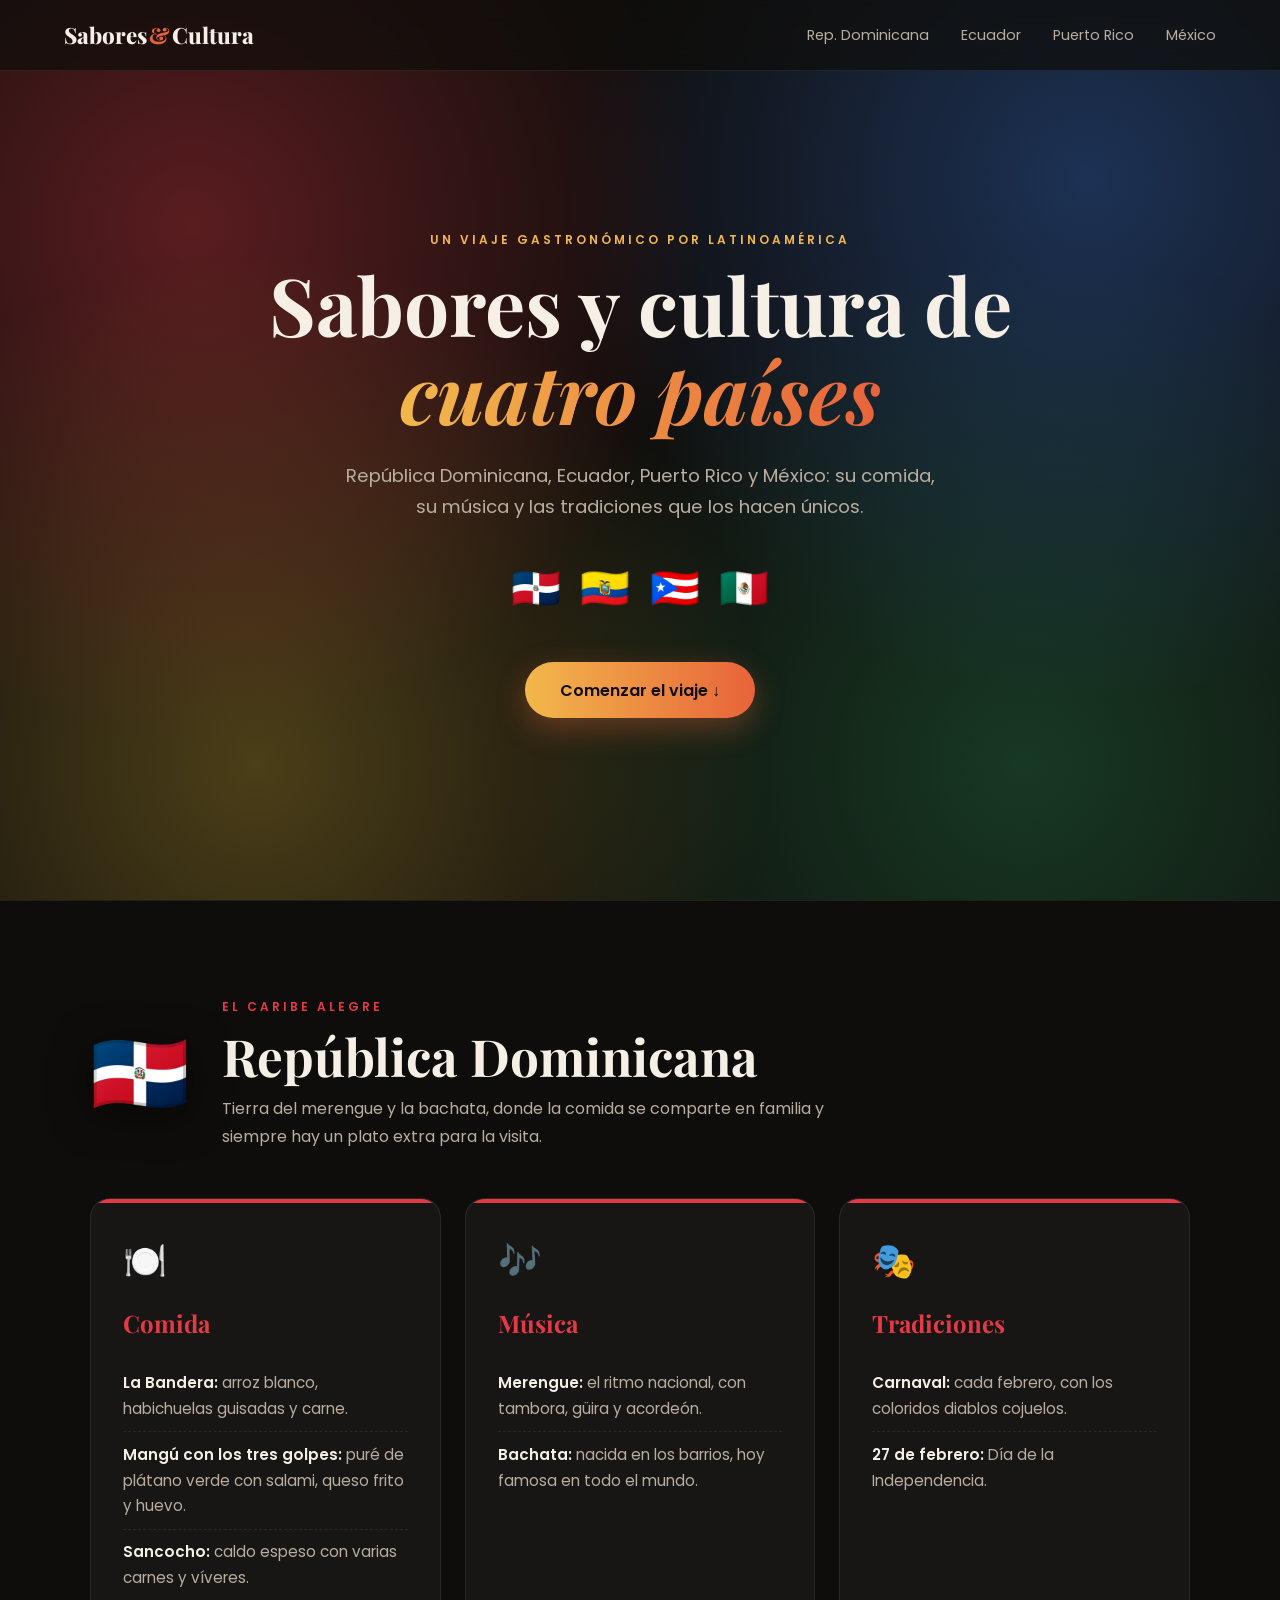
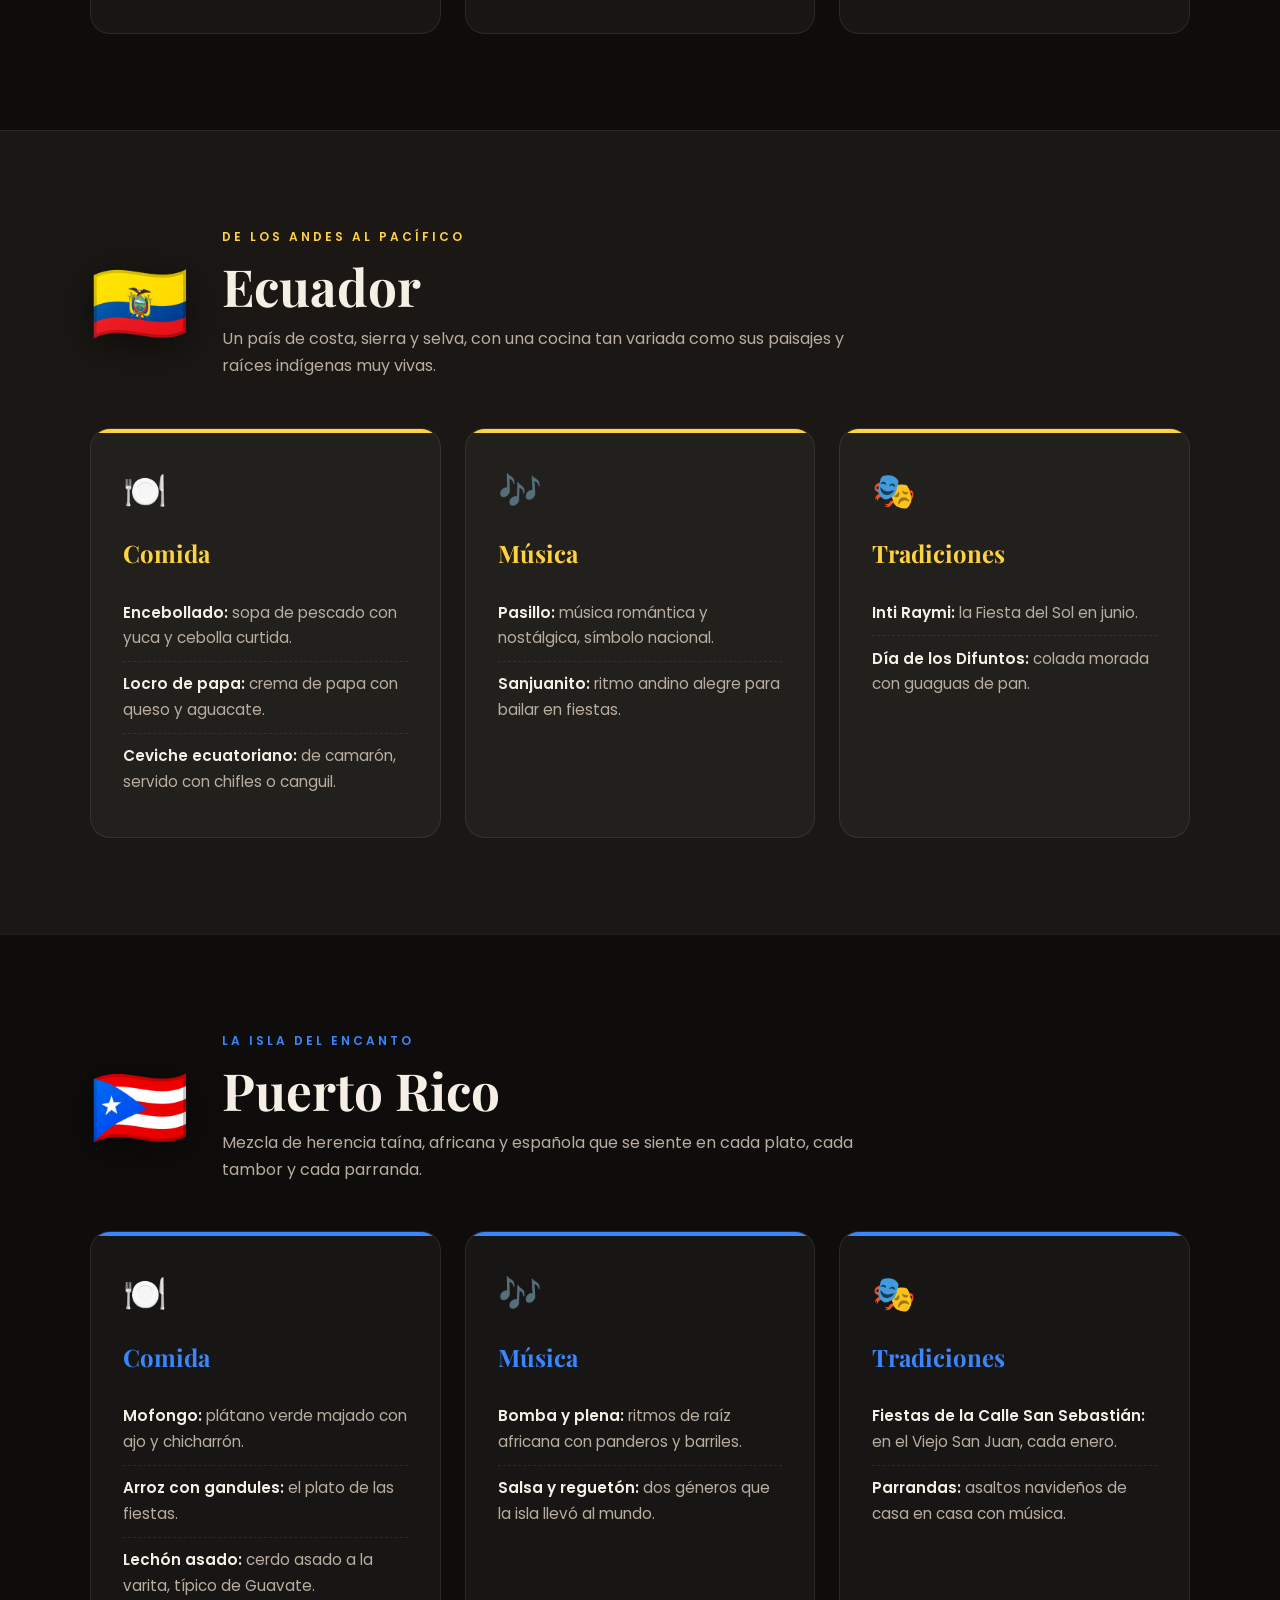
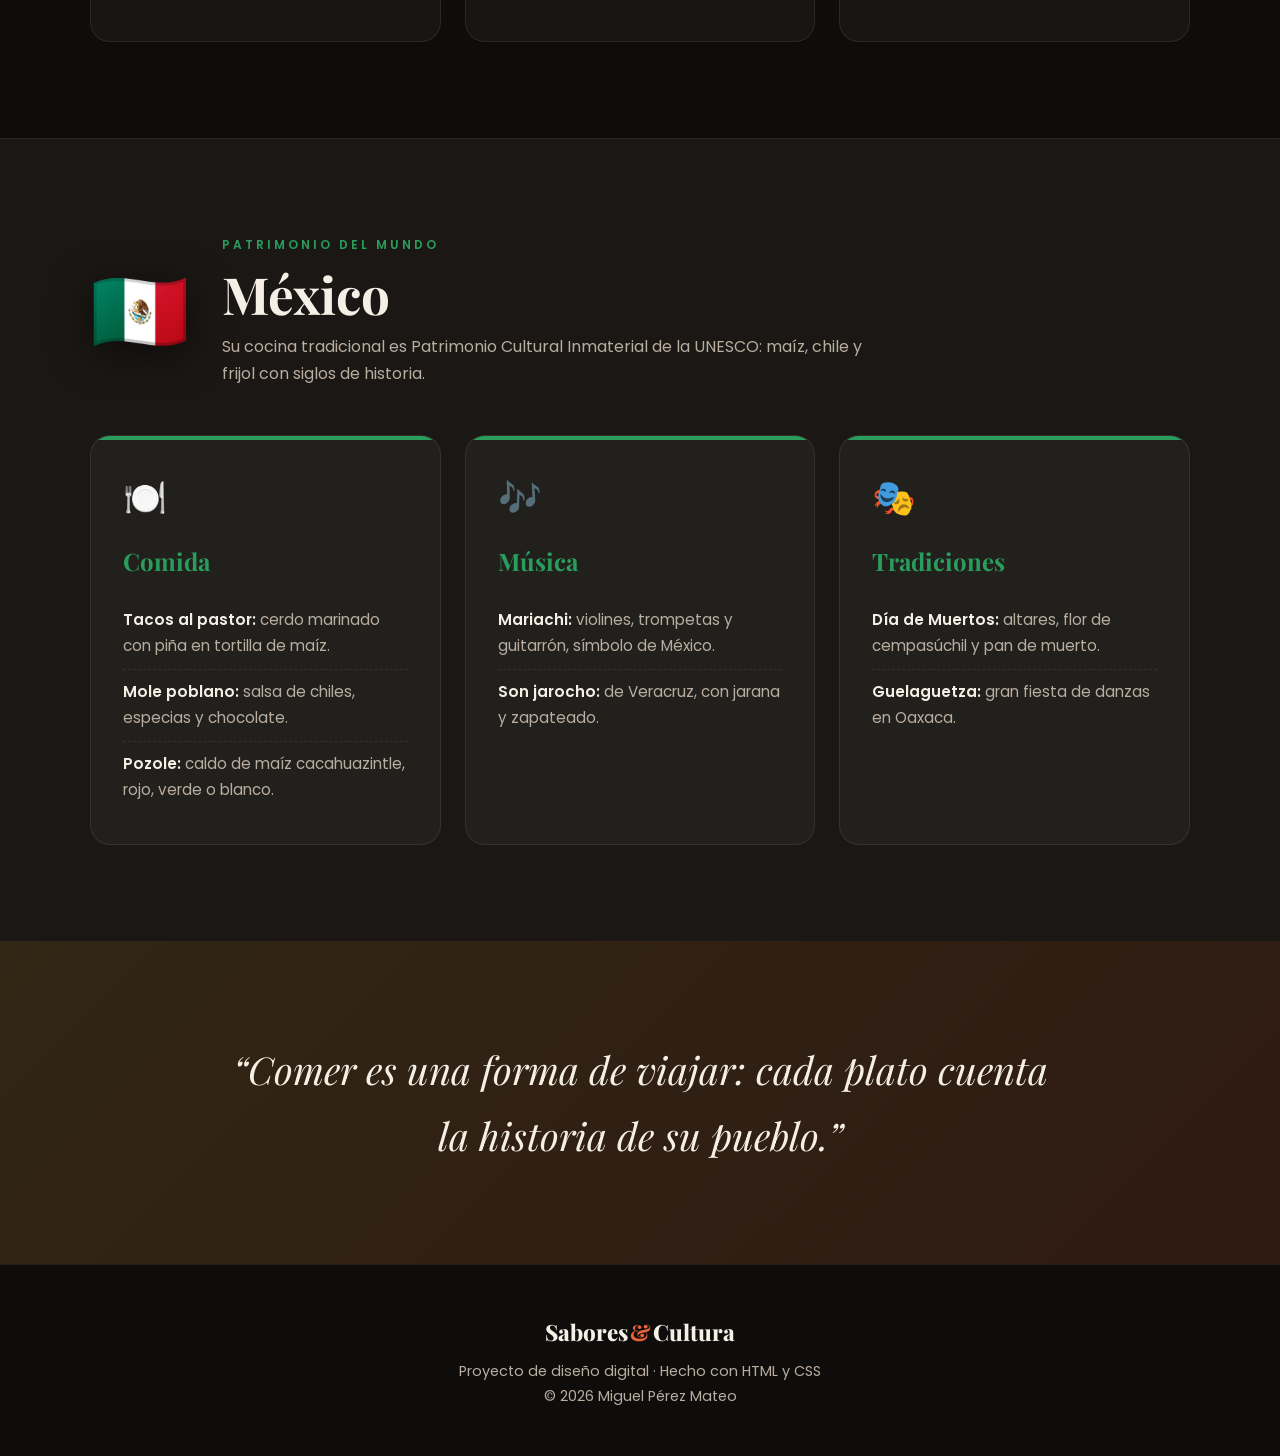
<file: index.html>
<!DOCTYPE html>
<html lang="es">
<head>
  <meta charset="UTF-8">
  <meta name="viewport" content="width=device-width, initial-scale=1.0">
  <meta name="description" content="Sabores y cultura de República Dominicana, Ecuador, Puerto Rico y México: comida, música y tradiciones.">
  <title>Sabores y Cultura</title>

  <!-- Tipografías de Google Fonts -->
  <link rel="preconnect" href="https://fonts.googleapis.com">
  <link rel="preconnect" href="https://fonts.gstatic.com" crossorigin>
  <link href="https://fonts.googleapis.com/css2?family=Playfair+Display:wght@600;800&family=Poppins:wght@300;400;600&display=swap" rel="stylesheet">

  <!-- Hoja de estilos -->
  <link rel="stylesheet" href="estilos.css">
</head>
<body>

  <!-- ===== MENÚ DE NAVEGACIÓN ===== -->
  <header class="navbar">
    <a href="#inicio" class="logo">Sabores<span>&</span>Cultura</a>
    <nav>
      <ul>
        <li><a href="#rd">Rep. Dominicana</a></li>
        <li><a href="#ecuador">Ecuador</a></li>
        <li><a href="#pr">Puerto Rico</a></li>
        <li><a href="#mexico">México</a></li>
      </ul>
    </nav>
  </header>

  <!-- ===== BANNER PRINCIPAL ===== -->
  <section class="hero" id="inicio">
    <div class="hero-contenido">
      <p class="etiqueta">Un viaje gastronómico por Latinoamérica</p>
      <h1>Sabores y cultura de <em>cuatro países</em></h1>
      <p class="subtitulo">
        República Dominicana, Ecuador, Puerto Rico y México: su comida, su música
        y las tradiciones que los hacen únicos.
      </p>
      <div class="banderas">
        <a href="#rd" title="República Dominicana">🇩🇴</a>
        <a href="#ecuador" title="Ecuador">🇪🇨</a>
        <a href="#pr" title="Puerto Rico">🇵🇷</a>
        <a href="#mexico" title="México">🇲🇽</a>
      </div>
      <a href="#rd" class="boton">Comenzar el viaje ↓</a>
    </div>
  </section>

  <main>

    <!-- ===== REPÚBLICA DOMINICANA ===== -->
    <section class="pais rd" id="rd">
      <div class="pais-encabezado">
        <span class="bandera">🇩🇴</span>
        <div>
          <p class="etiqueta">El Caribe alegre</p>
          <h2>República Dominicana</h2>
          <p>Tierra del merengue y la bachata, donde la comida se comparte en familia y siempre hay un plato extra para la visita.</p>
        </div>
      </div>

      <div class="tarjetas">
        <article class="tarjeta">
          <div class="icono">🍽️</div>
          <h3>Comida</h3>
          <ul>
            <li><strong>La Bandera:</strong> arroz blanco, habichuelas guisadas y carne.</li>
            <li><strong>Mangú con los tres golpes:</strong> puré de plátano verde con salami, queso frito y huevo.</li>
            <li><strong>Sancocho:</strong> caldo espeso con varias carnes y víveres.</li>
          </ul>
        </article>
        <article class="tarjeta">
          <div class="icono">🎶</div>
          <h3>Música</h3>
          <ul>
            <li><strong>Merengue:</strong> el ritmo nacional, con tambora, güira y acordeón.</li>
            <li><strong>Bachata:</strong> nacida en los barrios, hoy famosa en todo el mundo.</li>
          </ul>
        </article>
        <article class="tarjeta">
          <div class="icono">🎭</div>
          <h3>Tradiciones</h3>
          <ul>
            <li><strong>Carnaval:</strong> cada febrero, con los coloridos diablos cojuelos.</li>
            <li><strong>27 de febrero:</strong> Día de la Independencia.</li>
          </ul>
        </article>
      </div>
    </section>

    <!-- ===== ECUADOR ===== -->
    <section class="pais ec" id="ecuador">
      <div class="pais-encabezado">
        <span class="bandera">🇪🇨</span>
        <div>
          <p class="etiqueta">De los Andes al Pacífico</p>
          <h2>Ecuador</h2>
          <p>Un país de costa, sierra y selva, con una cocina tan variada como sus paisajes y raíces indígenas muy vivas.</p>
        </div>
      </div>

      <div class="tarjetas">
        <article class="tarjeta">
          <div class="icono">🍽️</div>
          <h3>Comida</h3>
          <ul>
            <li><strong>Encebollado:</strong> sopa de pescado con yuca y cebolla curtida.</li>
            <li><strong>Locro de papa:</strong> crema de papa con queso y aguacate.</li>
            <li><strong>Ceviche ecuatoriano:</strong> de camarón, servido con chifles o canguil.</li>
          </ul>
        </article>
        <article class="tarjeta">
          <div class="icono">🎶</div>
          <h3>Música</h3>
          <ul>
            <li><strong>Pasillo:</strong> música romántica y nostálgica, símbolo nacional.</li>
            <li><strong>Sanjuanito:</strong> ritmo andino alegre para bailar en fiestas.</li>
          </ul>
        </article>
        <article class="tarjeta">
          <div class="icono">🎭</div>
          <h3>Tradiciones</h3>
          <ul>
            <li><strong>Inti Raymi:</strong> la Fiesta del Sol en junio.</li>
            <li><strong>Día de los Difuntos:</strong> colada morada con guaguas de pan.</li>
          </ul>
        </article>
      </div>
    </section>

    <!-- ===== PUERTO RICO ===== -->
    <section class="pais pr" id="pr">
      <div class="pais-encabezado">
        <span class="bandera">🇵🇷</span>
        <div>
          <p class="etiqueta">La Isla del Encanto</p>
          <h2>Puerto Rico</h2>
          <p>Mezcla de herencia taína, africana y española que se siente en cada plato, cada tambor y cada parranda.</p>
        </div>
      </div>

      <div class="tarjetas">
        <article class="tarjeta">
          <div class="icono">🍽️</div>
          <h3>Comida</h3>
          <ul>
            <li><strong>Mofongo:</strong> plátano verde majado con ajo y chicharrón.</li>
            <li><strong>Arroz con gandules:</strong> el plato de las fiestas.</li>
            <li><strong>Lechón asado:</strong> cerdo asado a la varita, típico de Guavate.</li>
          </ul>
        </article>
        <article class="tarjeta">
          <div class="icono">🎶</div>
          <h3>Música</h3>
          <ul>
            <li><strong>Bomba y plena:</strong> ritmos de raíz africana con panderos y barriles.</li>
            <li><strong>Salsa y reguetón:</strong> dos géneros que la isla llevó al mundo.</li>
          </ul>
        </article>
        <article class="tarjeta">
          <div class="icono">🎭</div>
          <h3>Tradiciones</h3>
          <ul>
            <li><strong>Fiestas de la Calle San Sebastián:</strong> en el Viejo San Juan, cada enero.</li>
            <li><strong>Parrandas:</strong> asaltos navideños de casa en casa con música.</li>
          </ul>
        </article>
      </div>
    </section>

    <!-- ===== MÉXICO ===== -->
    <section class="pais mx" id="mexico">
      <div class="pais-encabezado">
        <span class="bandera">🇲🇽</span>
        <div>
          <p class="etiqueta">Patrimonio del mundo</p>
          <h2>México</h2>
          <p>Su cocina tradicional es Patrimonio Cultural Inmaterial de la UNESCO: maíz, chile y frijol con siglos de historia.</p>
        </div>
      </div>

      <div class="tarjetas">
        <article class="tarjeta">
          <div class="icono">🍽️</div>
          <h3>Comida</h3>
          <ul>
            <li><strong>Tacos al pastor:</strong> cerdo marinado con piña en tortilla de maíz.</li>
            <li><strong>Mole poblano:</strong> salsa de chiles, especias y chocolate.</li>
            <li><strong>Pozole:</strong> caldo de maíz cacahuazintle, rojo, verde o blanco.</li>
          </ul>
        </article>
        <article class="tarjeta">
          <div class="icono">🎶</div>
          <h3>Música</h3>
          <ul>
            <li><strong>Mariachi:</strong> violines, trompetas y guitarrón, símbolo de México.</li>
            <li><strong>Son jarocho:</strong> de Veracruz, con jarana y zapateado.</li>
          </ul>
        </article>
        <article class="tarjeta">
          <div class="icono">🎭</div>
          <h3>Tradiciones</h3>
          <ul>
            <li><strong>Día de Muertos:</strong> altares, flor de cempasúchil y pan de muerto.</li>
            <li><strong>Guelaguetza:</strong> gran fiesta de danzas en Oaxaca.</li>
          </ul>
        </article>
      </div>
    </section>

    <!-- ===== FRASE FINAL ===== -->
    <section class="cita">
      <blockquote>
        “Comer es una forma de viajar: cada plato cuenta la historia de su pueblo.”
      </blockquote>
    </section>

  </main>

  <!-- ===== PIE DE PÁGINA ===== -->
  <footer>
    <p class="logo">Sabores<span>&</span>Cultura</p>
    <p>Proyecto de diseño digital · Hecho con HTML y CSS</p>
    <p>&copy; 2026 Miguel Pérez Mateo</p>
  </footer>

</body>
</html>
</file>
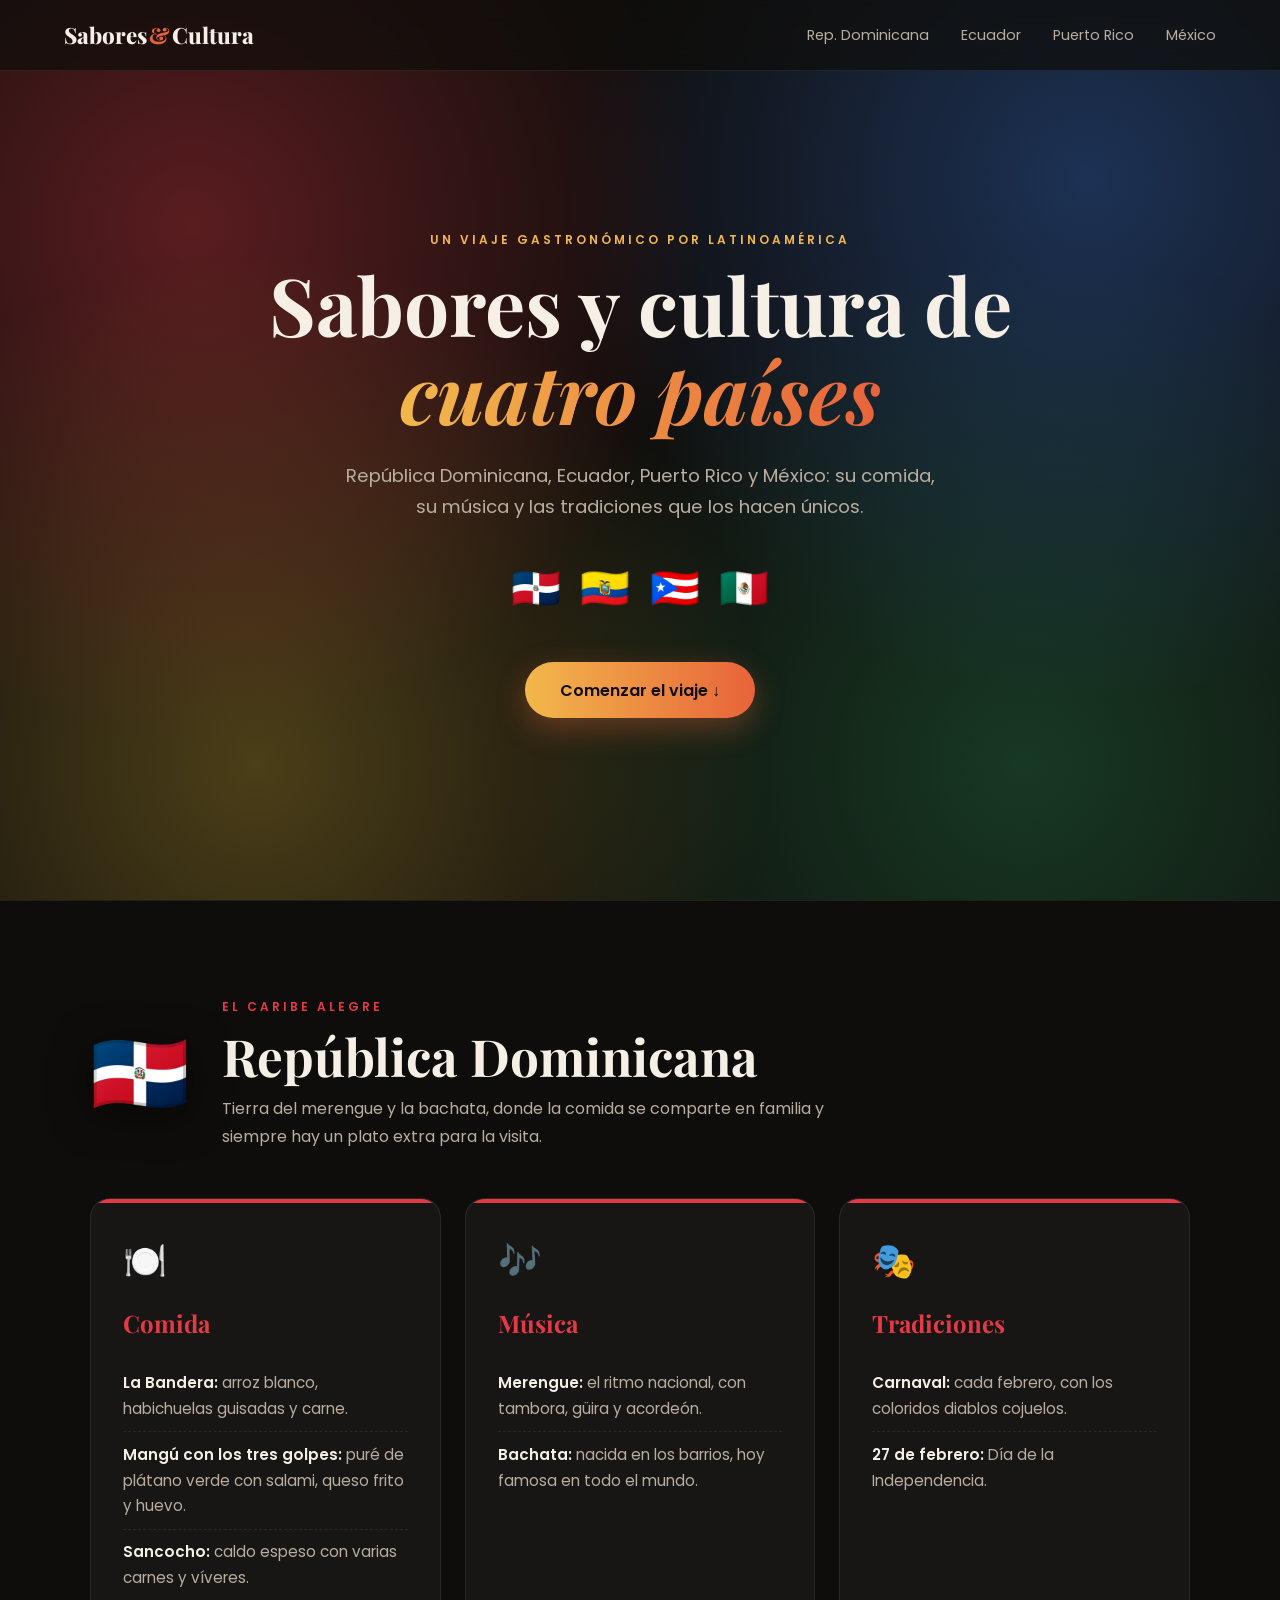
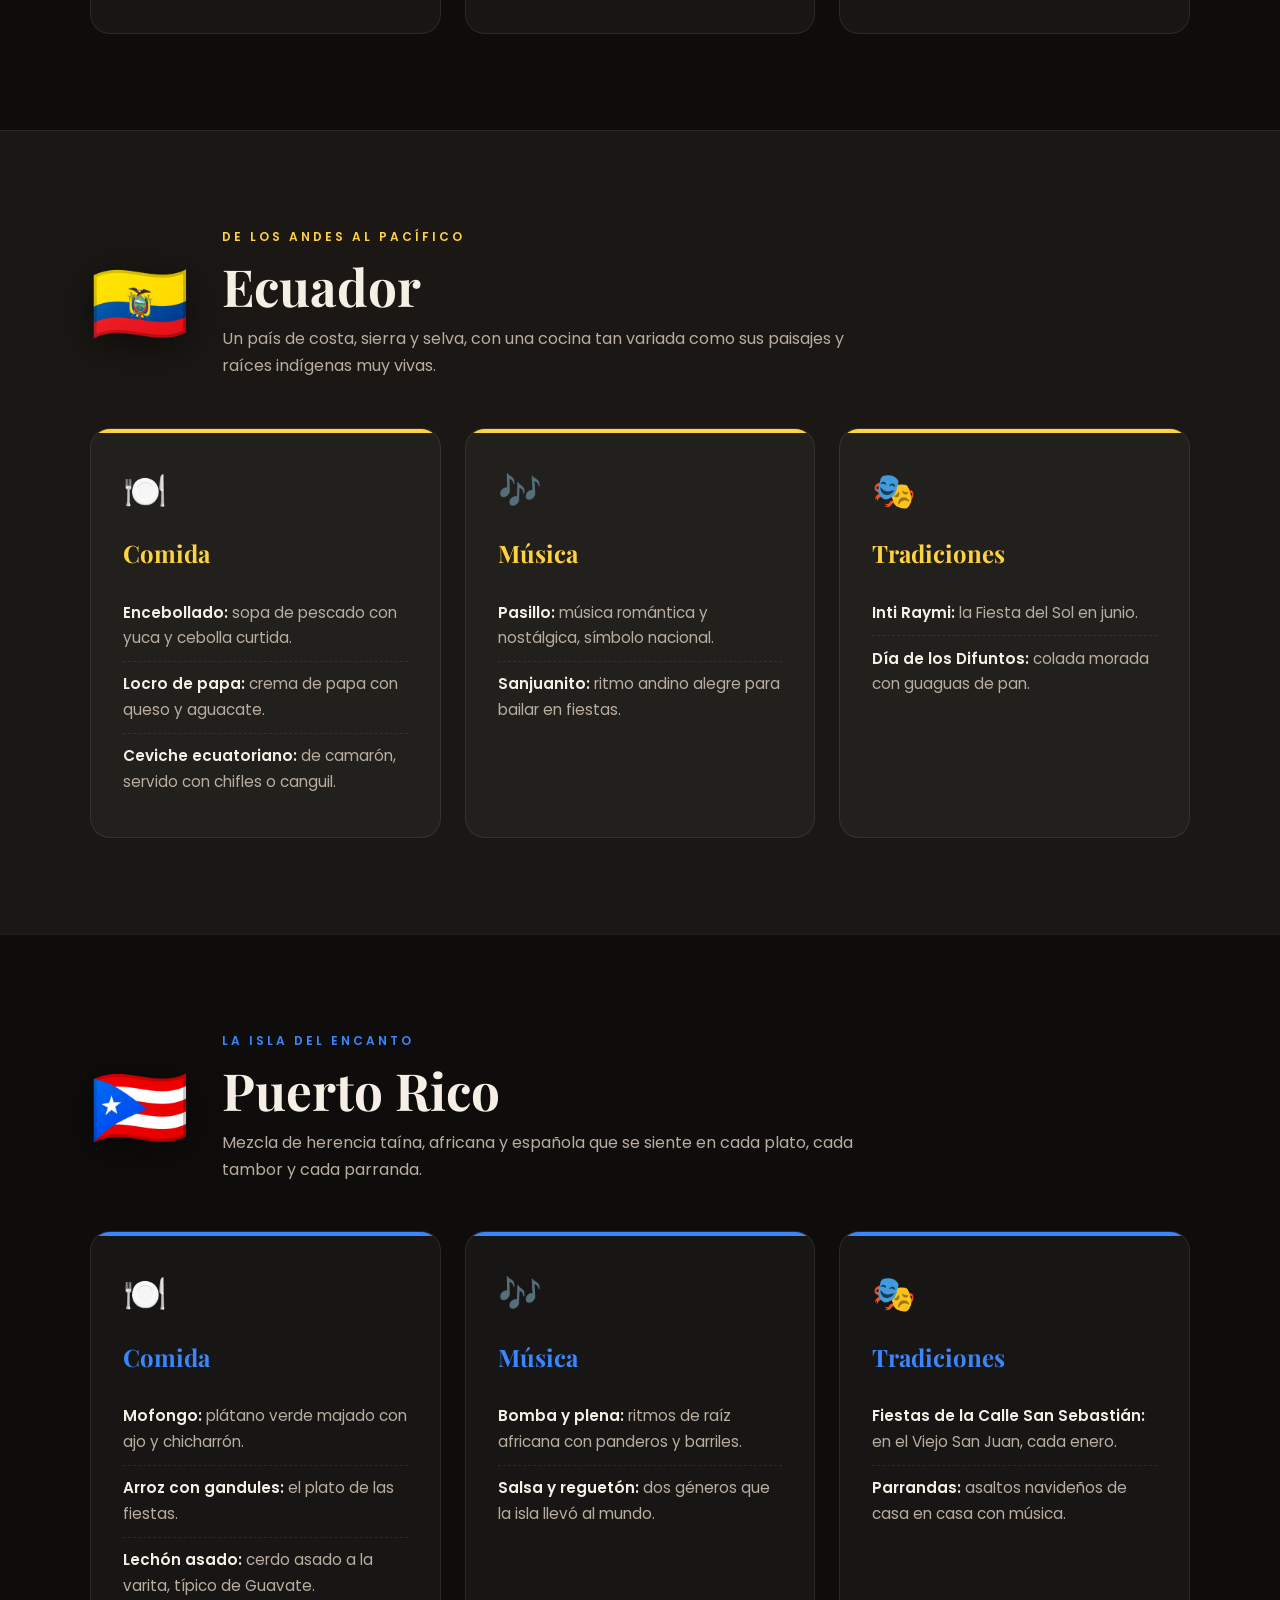
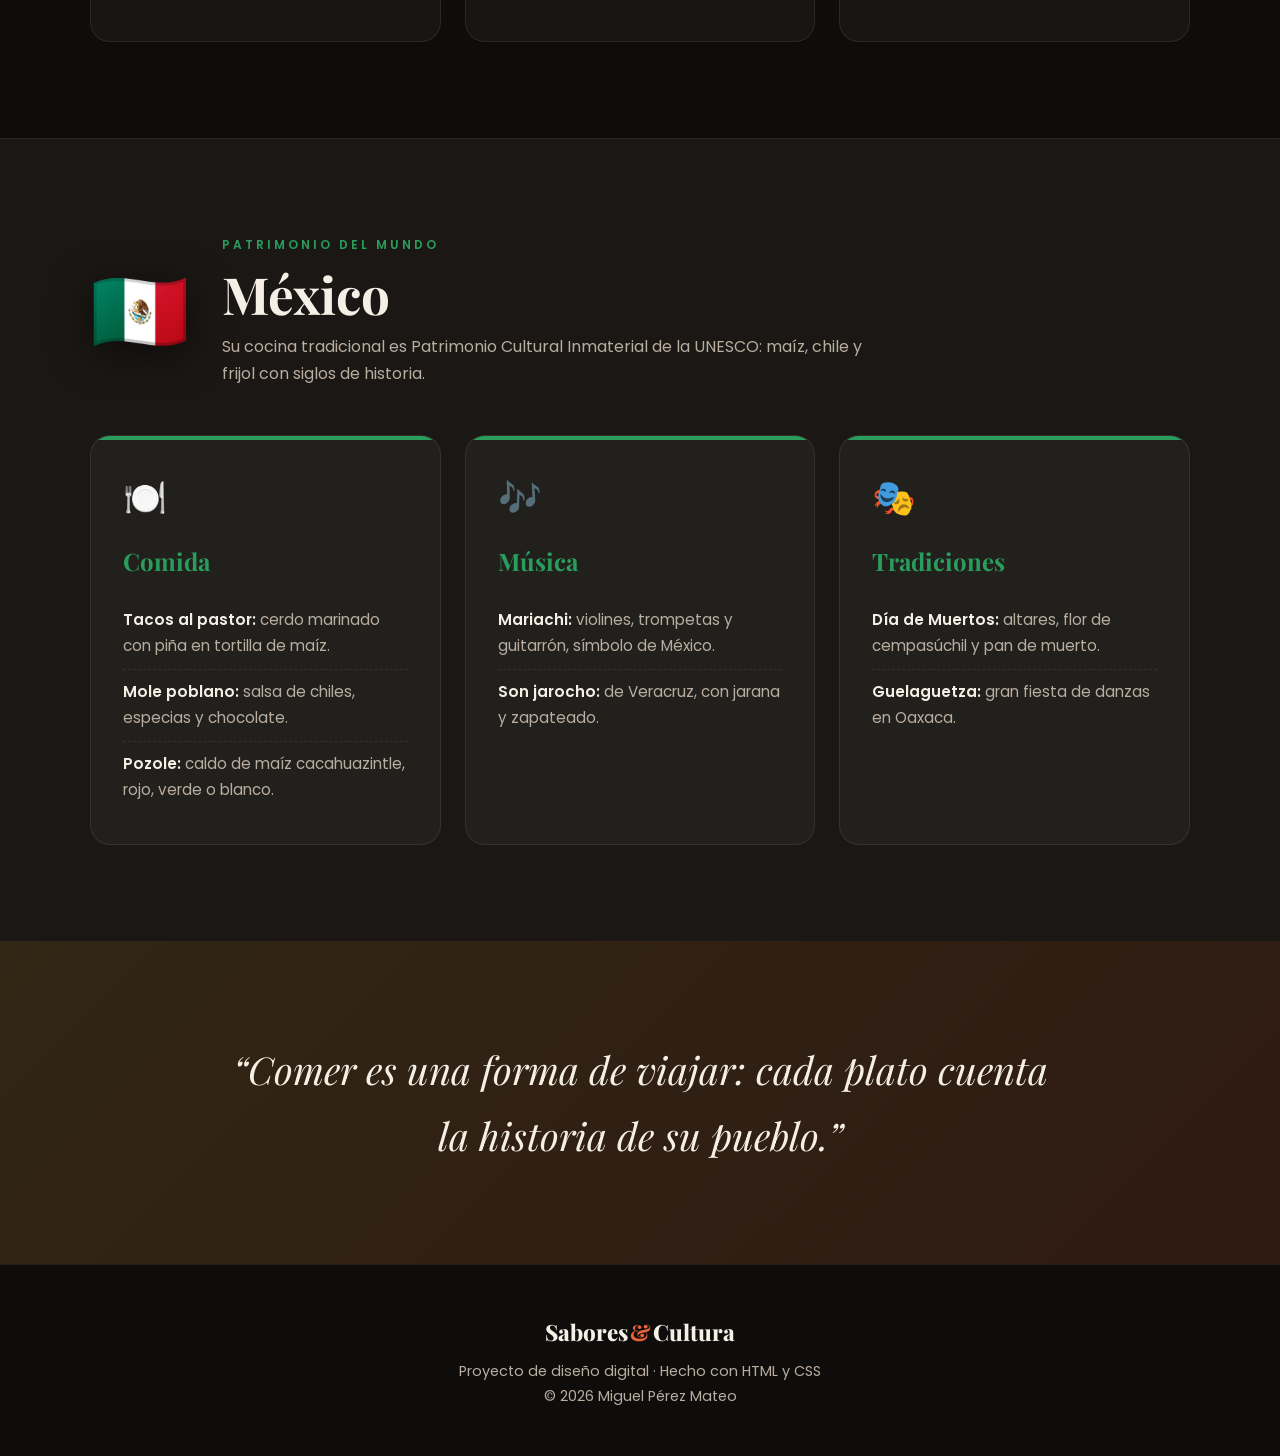
<file: vista-previa.html>
<!DOCTYPE html>
<html lang="es">
<head>
  <meta charset="UTF-8">
  <meta name="viewport" content="width=device-width, initial-scale=1.0">
  <meta name="description" content="Sabores y cultura de República Dominicana, Ecuador, Puerto Rico y México: comida, música y tradiciones.">
  <title>Sabores y Cultura</title>

  <!-- Tipografías de Google Fonts -->
  <link rel="preconnect" href="https://fonts.googleapis.com">
  <link rel="preconnect" href="https://fonts.gstatic.com" crossorigin>
  <link href="https://fonts.googleapis.com/css2?family=Playfair+Display:wght@600;800&family=Poppins:wght@300;400;600&display=swap" rel="stylesheet">

  <!-- Hoja de estilos -->
  <style>
/* =========================================
   SABORES Y CULTURA — Hoja de estilos
   ========================================= */

/* ----- Variables de color y tipografía ----- */
:root {
  --fondo: #0f0d0b;
  --fondo-suave: #1a1714;
  --texto: #f5efe6;
  --texto-suave: #b9ada0;
  --dorado: #f2b84b;
  --naranja: #e8633a;
  --borde: rgba(255, 255, 255, 0.08);

  /* Color de acento de cada país */
  --rd: #e63946;
  --ec: #ffd23f;
  --pr: #3a86ff;
  --mx: #2a9d5c;

  --titulos: "Playfair Display", Georgia, serif;
  --cuerpo: "Poppins", Arial, sans-serif;
}

/* ----- Ajustes generales ----- */
* {
  margin: 0;
  padding: 0;
  box-sizing: border-box;
}

html {
  scroll-behavior: smooth;
}

body {
  font-family: var(--cuerpo);
  background-color: var(--fondo);
  color: var(--texto);
  line-height: 1.7;
}

a {
  color: inherit;
  text-decoration: none;
}

.etiqueta {
  text-transform: uppercase;
  letter-spacing: 3px;
  font-size: 0.75rem;
  font-weight: 600;
  color: var(--dorado);
  margin-bottom: 0.6rem;
}

/* ----- Menú de navegación ----- */
.navbar {
  position: fixed;
  top: 0;
  width: 100%;
  z-index: 100;
  display: flex;
  justify-content: space-between;
  align-items: center;
  padding: 1rem 5%;
  background: rgba(15, 13, 11, 0.7);
  backdrop-filter: blur(12px);
  border-bottom: 1px solid var(--borde);
}

.logo {
  font-family: var(--titulos);
  font-size: 1.4rem;
  font-weight: 800;
}

.logo span {
  color: var(--naranja);
  margin: 0 2px;
}

.navbar ul {
  display: flex;
  gap: 2rem;
  list-style: none;
}

.navbar nav a {
  font-size: 0.9rem;
  color: var(--texto-suave);
  position: relative;
  transition: color 0.3s;
}

.navbar nav a::after {
  content: "";
  position: absolute;
  left: 0;
  bottom: -4px;
  width: 0;
  height: 2px;
  background: var(--dorado);
  transition: width 0.3s;
}

.navbar nav a:hover {
  color: var(--texto);
}

.navbar nav a:hover::after {
  width: 100%;
}

/* ----- Banner principal (hero) ----- */
.hero {
  min-height: 100vh;
  display: flex;
  align-items: center;
  justify-content: center;
  text-align: center;
  padding: 7rem 5% 4rem;
  background:
    radial-gradient(circle at 15% 25%, rgba(230, 57, 70, 0.35), transparent 40%),
    radial-gradient(circle at 85% 20%, rgba(58, 134, 255, 0.30), transparent 40%),
    radial-gradient(circle at 20% 85%, rgba(255, 210, 63, 0.25), transparent 40%),
    radial-gradient(circle at 80% 85%, rgba(42, 157, 92, 0.30), transparent 40%),
    var(--fondo);
}

.hero-contenido {
  max-width: 800px;
  animation: aparecer 1s ease-out;
}

.hero h1 {
  font-family: var(--titulos);
  font-size: clamp(2.5rem, 7vw, 5rem);
  line-height: 1.1;
  margin-bottom: 1.5rem;
}

.hero h1 em {
  font-style: italic;
  background: linear-gradient(90deg, var(--dorado), var(--naranja));
  -webkit-background-clip: text;
  background-clip: text;
  color: transparent;
}

.subtitulo {
  font-size: 1.15rem;
  color: var(--texto-suave);
  max-width: 600px;
  margin: 0 auto 2rem;
}

.banderas {
  display: flex;
  justify-content: center;
  gap: 1.2rem;
  font-size: 2.5rem;
  margin-bottom: 2.5rem;
}

.banderas a {
  transition: transform 0.3s;
}

.banderas a:hover {
  transform: translateY(-8px) scale(1.15);
}

.boton {
  display: inline-block;
  padding: 0.9rem 2.2rem;
  border-radius: 50px;
  font-weight: 600;
  color: var(--fondo);
  background: linear-gradient(90deg, var(--dorado), var(--naranja));
  box-shadow: 0 10px 30px rgba(232, 99, 58, 0.35);
  transition: transform 0.3s, box-shadow 0.3s;
}

.boton:hover {
  transform: translateY(-3px);
  box-shadow: 0 15px 40px rgba(232, 99, 58, 0.5);
}

/* ----- Secciones de cada país ----- */
.pais {
  --acento: var(--dorado);
  padding: 6rem 5%;
  border-top: 1px solid var(--borde);
  scroll-margin-top: 60px;
}

.pais:nth-child(even) {
  background-color: var(--fondo-suave);
}

.rd { --acento: var(--rd); }
.ec { --acento: var(--ec); }
.pr { --acento: var(--pr); }
.mx { --acento: var(--mx); }

.pais-encabezado {
  display: flex;
  align-items: center;
  gap: 2rem;
  max-width: 1100px;
  margin: 0 auto 3rem;
}

.pais-encabezado .bandera {
  font-size: 5rem;
  line-height: 1;
  filter: drop-shadow(0 8px 20px rgba(0, 0, 0, 0.5));
}

.pais-encabezado .etiqueta {
  color: var(--acento);
}

.pais h2 {
  font-family: var(--titulos);
  font-size: clamp(2rem, 5vw, 3.2rem);
  line-height: 1.15;
  margin-bottom: 0.6rem;
}

.pais-encabezado p:last-child {
  color: var(--texto-suave);
  max-width: 650px;
}

/* ----- Tarjetas: Comida, Música, Tradiciones ----- */
.tarjetas {
  display: grid;
  grid-template-columns: repeat(auto-fit, minmax(280px, 1fr));
  gap: 1.5rem;
  max-width: 1100px;
  margin: 0 auto;
}

.tarjeta {
  position: relative;
  padding: 2rem;
  border-radius: 20px;
  background: rgba(255, 255, 255, 0.04);
  border: 1px solid var(--borde);
  overflow: hidden;
  transition: transform 0.35s, border-color 0.35s, box-shadow 0.35s;
}

/* Línea de color arriba de cada tarjeta */
.tarjeta::before {
  content: "";
  position: absolute;
  top: 0;
  left: 0;
  width: 100%;
  height: 4px;
  background: var(--acento);
}

.tarjeta:hover {
  transform: translateY(-8px);
  border-color: var(--acento);
  box-shadow: 0 20px 40px rgba(0, 0, 0, 0.4);
}

.icono {
  font-size: 2.2rem;
  margin-bottom: 0.8rem;
}

.tarjeta h3 {
  font-family: var(--titulos);
  font-size: 1.5rem;
  color: var(--acento);
  margin-bottom: 1rem;
}

.tarjeta ul {
  list-style: none;
}

.tarjeta li {
  padding: 0.6rem 0;
  border-bottom: 1px dashed var(--borde);
  color: var(--texto-suave);
  font-size: 0.95rem;
}

.tarjeta li:last-child {
  border-bottom: none;
}

.tarjeta strong {
  color: var(--texto);
  font-weight: 600;
}

/* ----- Frase final ----- */
.cita {
  padding: 6rem 5%;
  text-align: center;
  background: linear-gradient(135deg, rgba(242, 184, 75, 0.15), rgba(232, 99, 58, 0.15));
}

.cita blockquote {
  font-family: var(--titulos);
  font-style: italic;
  font-size: clamp(1.5rem, 4vw, 2.4rem);
  max-width: 850px;
  margin: 0 auto;
}

/* ----- Pie de página ----- */
footer {
  text-align: center;
  padding: 3rem 5%;
  border-top: 1px solid var(--borde);
  color: var(--texto-suave);
  font-size: 0.9rem;
}

footer .logo {
  color: var(--texto);
  margin-bottom: 0.5rem;
}

/* ----- Animación de entrada ----- */
@keyframes aparecer {
  from {
    opacity: 0;
    transform: translateY(30px);
  }
  to {
    opacity: 1;
    transform: translateY(0);
  }
}

/* ----- Diseño adaptable (tabletas y celulares) ----- */
@media (max-width: 800px) {
  .navbar {
    flex-direction: column;
    gap: 0.6rem;
  }

  .navbar ul {
    gap: 1rem;
    flex-wrap: wrap;
    justify-content: center;
  }

  .navbar nav a {
    font-size: 0.8rem;
  }

  .hero {
    padding-top: 9rem;
  }

  .pais-encabezado {
    flex-direction: column;
    text-align: center;
    gap: 1rem;
  }

  .pais-encabezado p:last-child {
    margin: 0 auto;
  }
}

</style>
</head>
<body>

  <!-- ===== MENÚ DE NAVEGACIÓN ===== -->
  <header class="navbar">
    <a href="#inicio" class="logo">Sabores<span>&</span>Cultura</a>
    <nav>
      <ul>
        <li><a href="#rd">Rep. Dominicana</a></li>
        <li><a href="#ecuador">Ecuador</a></li>
        <li><a href="#pr">Puerto Rico</a></li>
        <li><a href="#mexico">México</a></li>
      </ul>
    </nav>
  </header>

  <!-- ===== BANNER PRINCIPAL ===== -->
  <section class="hero" id="inicio">
    <div class="hero-contenido">
      <p class="etiqueta">Un viaje gastronómico por Latinoamérica</p>
      <h1>Sabores y cultura de <em>cuatro países</em></h1>
      <p class="subtitulo">
        República Dominicana, Ecuador, Puerto Rico y México: su comida, su música
        y las tradiciones que los hacen únicos.
      </p>
      <div class="banderas">
        <a href="#rd" title="República Dominicana">🇩🇴</a>
        <a href="#ecuador" title="Ecuador">🇪🇨</a>
        <a href="#pr" title="Puerto Rico">🇵🇷</a>
        <a href="#mexico" title="México">🇲🇽</a>
      </div>
      <a href="#rd" class="boton">Comenzar el viaje ↓</a>
    </div>
  </section>

  <main>

    <!-- ===== REPÚBLICA DOMINICANA ===== -->
    <section class="pais rd" id="rd">
      <div class="pais-encabezado">
        <span class="bandera">🇩🇴</span>
        <div>
          <p class="etiqueta">El Caribe alegre</p>
          <h2>República Dominicana</h2>
          <p>Tierra del merengue y la bachata, donde la comida se comparte en familia y siempre hay un plato extra para la visita.</p>
        </div>
      </div>

      <div class="tarjetas">
        <article class="tarjeta">
          <div class="icono">🍽️</div>
          <h3>Comida</h3>
          <ul>
            <li><strong>La Bandera:</strong> arroz blanco, habichuelas guisadas y carne.</li>
            <li><strong>Mangú con los tres golpes:</strong> puré de plátano verde con salami, queso frito y huevo.</li>
            <li><strong>Sancocho:</strong> caldo espeso con varias carnes y víveres.</li>
          </ul>
        </article>
        <article class="tarjeta">
          <div class="icono">🎶</div>
          <h3>Música</h3>
          <ul>
            <li><strong>Merengue:</strong> el ritmo nacional, con tambora, güira y acordeón.</li>
            <li><strong>Bachata:</strong> nacida en los barrios, hoy famosa en todo el mundo.</li>
          </ul>
        </article>
        <article class="tarjeta">
          <div class="icono">🎭</div>
          <h3>Tradiciones</h3>
          <ul>
            <li><strong>Carnaval:</strong> cada febrero, con los coloridos diablos cojuelos.</li>
            <li><strong>27 de febrero:</strong> Día de la Independencia.</li>
          </ul>
        </article>
      </div>
    </section>

    <!-- ===== ECUADOR ===== -->
    <section class="pais ec" id="ecuador">
      <div class="pais-encabezado">
        <span class="bandera">🇪🇨</span>
        <div>
          <p class="etiqueta">De los Andes al Pacífico</p>
          <h2>Ecuador</h2>
          <p>Un país de costa, sierra y selva, con una cocina tan variada como sus paisajes y raíces indígenas muy vivas.</p>
        </div>
      </div>

      <div class="tarjetas">
        <article class="tarjeta">
          <div class="icono">🍽️</div>
          <h3>Comida</h3>
          <ul>
            <li><strong>Encebollado:</strong> sopa de pescado con yuca y cebolla curtida.</li>
            <li><strong>Locro de papa:</strong> crema de papa con queso y aguacate.</li>
            <li><strong>Ceviche ecuatoriano:</strong> de camarón, servido con chifles o canguil.</li>
          </ul>
        </article>
        <article class="tarjeta">
          <div class="icono">🎶</div>
          <h3>Música</h3>
          <ul>
            <li><strong>Pasillo:</strong> música romántica y nostálgica, símbolo nacional.</li>
            <li><strong>Sanjuanito:</strong> ritmo andino alegre para bailar en fiestas.</li>
          </ul>
        </article>
        <article class="tarjeta">
          <div class="icono">🎭</div>
          <h3>Tradiciones</h3>
          <ul>
            <li><strong>Inti Raymi:</strong> la Fiesta del Sol en junio.</li>
            <li><strong>Día de los Difuntos:</strong> colada morada con guaguas de pan.</li>
          </ul>
        </article>
      </div>
    </section>

    <!-- ===== PUERTO RICO ===== -->
    <section class="pais pr" id="pr">
      <div class="pais-encabezado">
        <span class="bandera">🇵🇷</span>
        <div>
          <p class="etiqueta">La Isla del Encanto</p>
          <h2>Puerto Rico</h2>
          <p>Mezcla de herencia taína, africana y española que se siente en cada plato, cada tambor y cada parranda.</p>
        </div>
      </div>

      <div class="tarjetas">
        <article class="tarjeta">
          <div class="icono">🍽️</div>
          <h3>Comida</h3>
          <ul>
            <li><strong>Mofongo:</strong> plátano verde majado con ajo y chicharrón.</li>
            <li><strong>Arroz con gandules:</strong> el plato de las fiestas.</li>
            <li><strong>Lechón asado:</strong> cerdo asado a la varita, típico de Guavate.</li>
          </ul>
        </article>
        <article class="tarjeta">
          <div class="icono">🎶</div>
          <h3>Música</h3>
          <ul>
            <li><strong>Bomba y plena:</strong> ritmos de raíz africana con panderos y barriles.</li>
            <li><strong>Salsa y reguetón:</strong> dos géneros que la isla llevó al mundo.</li>
          </ul>
        </article>
        <article class="tarjeta">
          <div class="icono">🎭</div>
          <h3>Tradiciones</h3>
          <ul>
            <li><strong>Fiestas de la Calle San Sebastián:</strong> en el Viejo San Juan, cada enero.</li>
            <li><strong>Parrandas:</strong> asaltos navideños de casa en casa con música.</li>
          </ul>
        </article>
      </div>
    </section>

    <!-- ===== MÉXICO ===== -->
    <section class="pais mx" id="mexico">
      <div class="pais-encabezado">
        <span class="bandera">🇲🇽</span>
        <div>
          <p class="etiqueta">Patrimonio del mundo</p>
          <h2>México</h2>
          <p>Su cocina tradicional es Patrimonio Cultural Inmaterial de la UNESCO: maíz, chile y frijol con siglos de historia.</p>
        </div>
      </div>

      <div class="tarjetas">
        <article class="tarjeta">
          <div class="icono">🍽️</div>
          <h3>Comida</h3>
          <ul>
            <li><strong>Tacos al pastor:</strong> cerdo marinado con piña en tortilla de maíz.</li>
            <li><strong>Mole poblano:</strong> salsa de chiles, especias y chocolate.</li>
            <li><strong>Pozole:</strong> caldo de maíz cacahuazintle, rojo, verde o blanco.</li>
          </ul>
        </article>
        <article class="tarjeta">
          <div class="icono">🎶</div>
          <h3>Música</h3>
          <ul>
            <li><strong>Mariachi:</strong> violines, trompetas y guitarrón, símbolo de México.</li>
            <li><strong>Son jarocho:</strong> de Veracruz, con jarana y zapateado.</li>
          </ul>
        </article>
        <article class="tarjeta">
          <div class="icono">🎭</div>
          <h3>Tradiciones</h3>
          <ul>
            <li><strong>Día de Muertos:</strong> altares, flor de cempasúchil y pan de muerto.</li>
            <li><strong>Guelaguetza:</strong> gran fiesta de danzas en Oaxaca.</li>
          </ul>
        </article>
      </div>
    </section>

    <!-- ===== FRASE FINAL ===== -->
    <section class="cita">
      <blockquote>
        “Comer es una forma de viajar: cada plato cuenta la historia de su pueblo.”
      </blockquote>
    </section>

  </main>

  <!-- ===== PIE DE PÁGINA ===== -->
  <footer>
    <p class="logo">Sabores<span>&</span>Cultura</p>
    <p>Proyecto de diseño digital · Hecho con HTML y CSS</p>
    <p>&copy; 2026 Miguel Pérez Mateo</p>
  </footer>

</body>
</html>
</file>
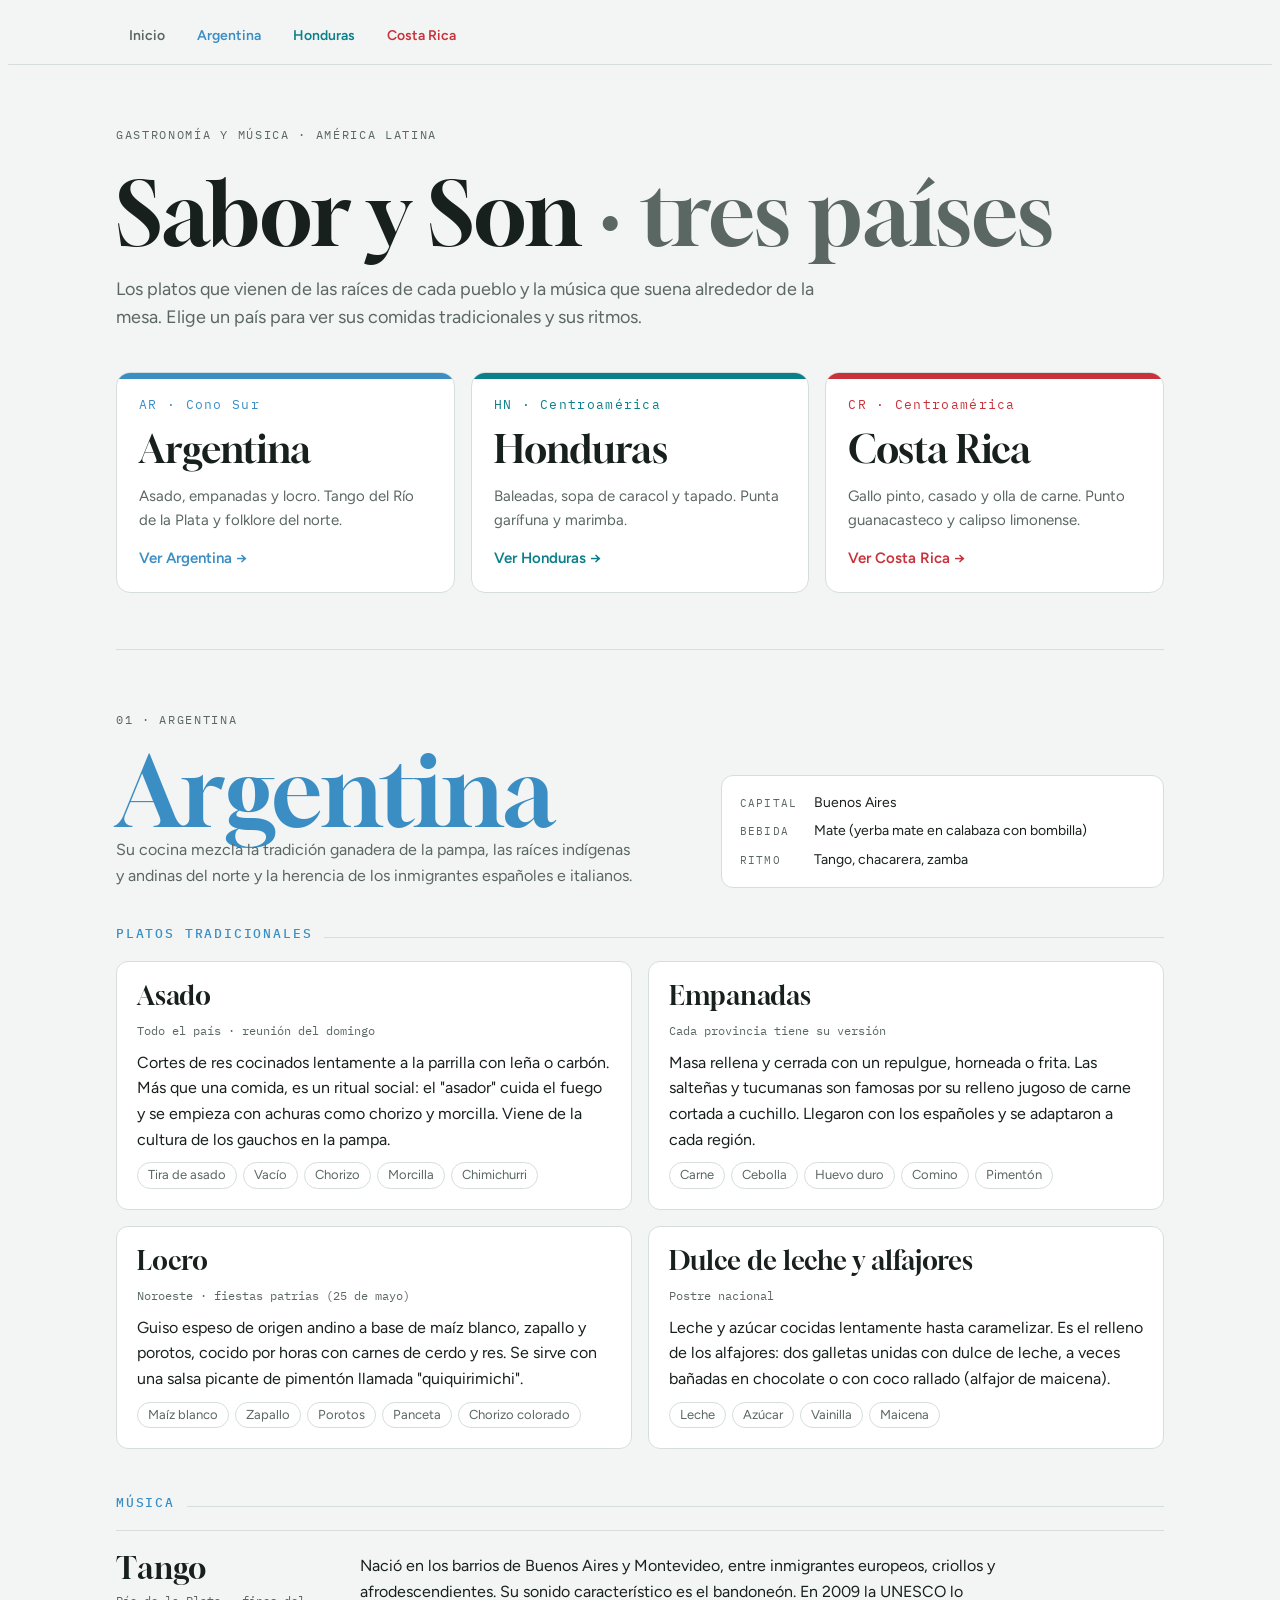
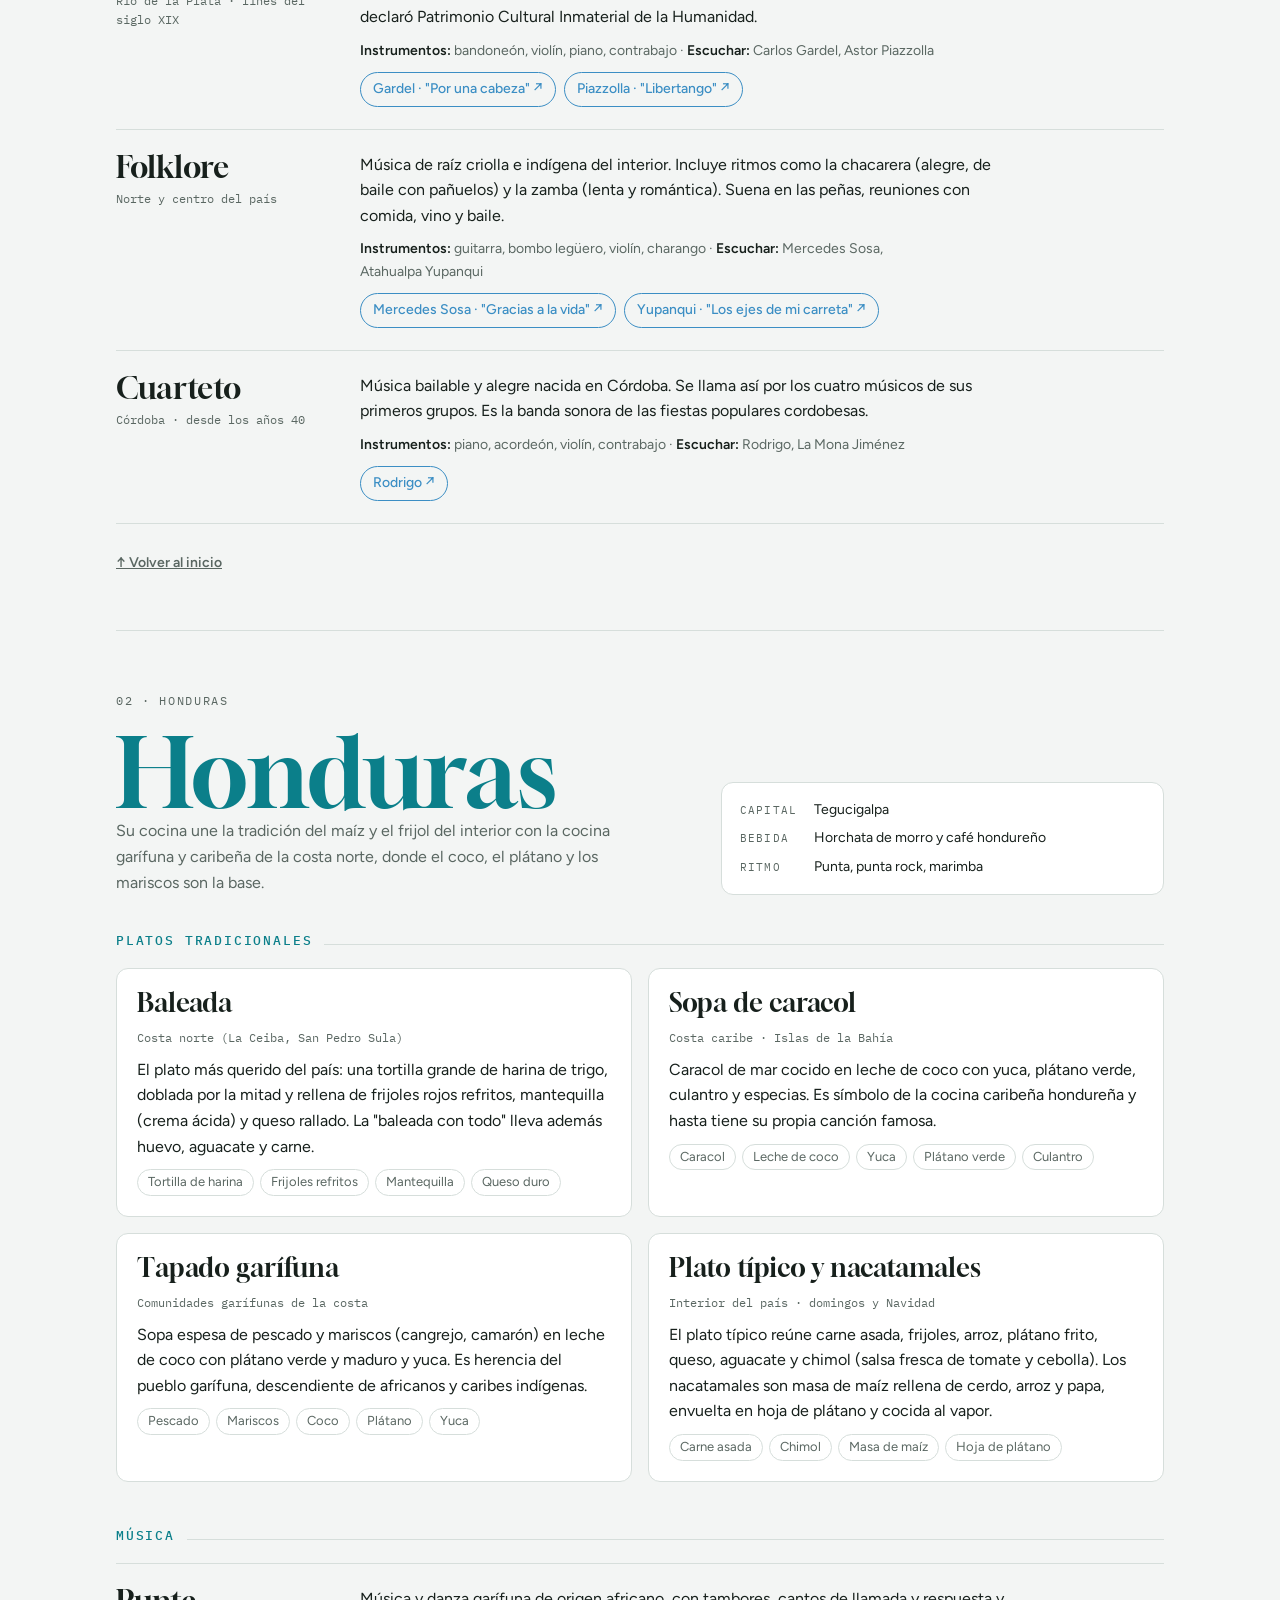
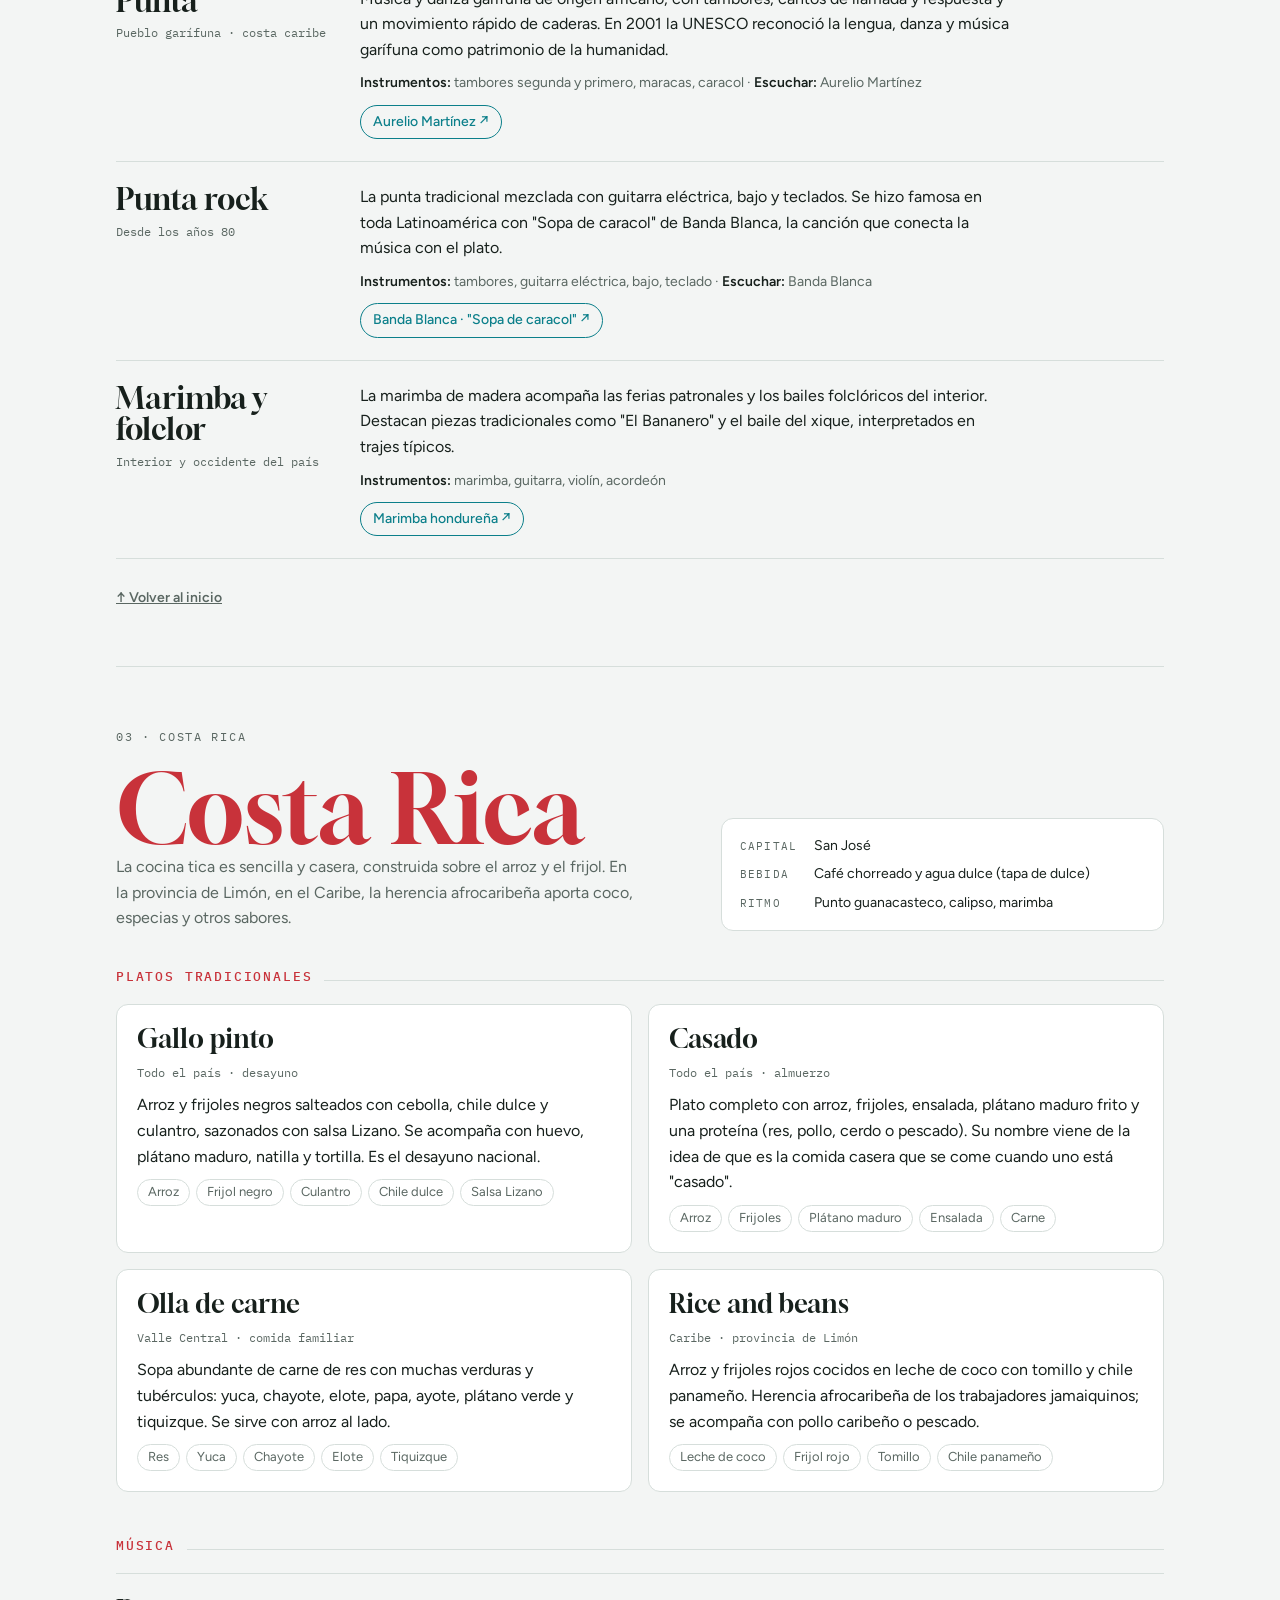
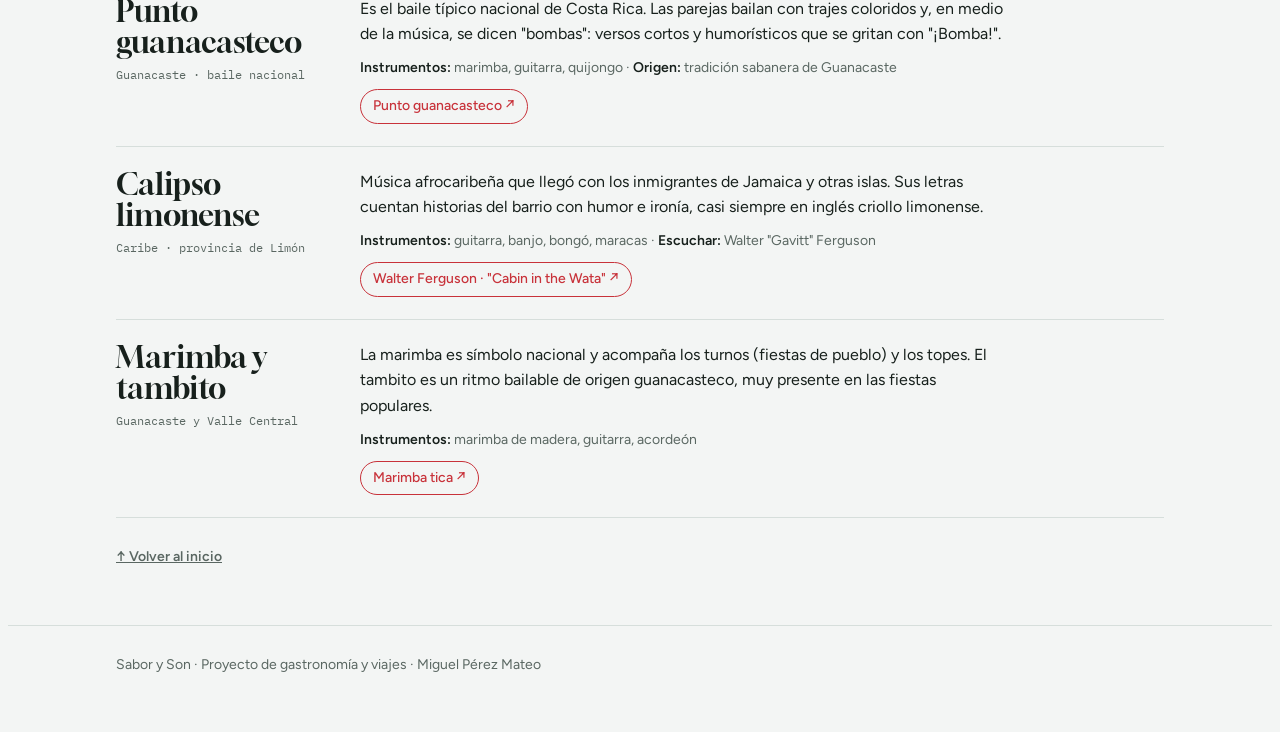
<file: Sabor y Son/index (5).html>
<!DOCTYPE html>
<html lang="es">
<head>
  <meta charset="UTF-8">
  <meta name="viewport" content="width=device-width, initial-scale=1.0">
  <title>Sabor y Son</title>
  <meta name="description" content="Gastronomía y música tradicional de Argentina, Honduras y Costa Rica.">
  <link rel="preconnect" href="https://fonts.googleapis.com">
  <link rel="stylesheet" href="https://fonts.googleapis.com/css2?family=Gloock&family=Figtree:wght@400;500;600;700&family=IBM+Plex+Mono:wght@400;500&display=swap">
  <link rel="stylesheet" href="estilos.css">
</head>
<body>

<nav class="jump" aria-label="Países">
  <div class="wrap">
    <a class="home" href="#inicio">Inicio</a>
    <a class="ar" href="#argentina">Argentina</a>
    <a class="hn" href="#honduras">Honduras</a>
    <a class="cr" href="#costa-rica">Costa Rica</a>
  </div>
</nav>

<div class="wrap">
  <header class="intro" id="inicio">
    <span class="eyebrow">Gastronomía y música · América Latina</span>
    <h1>Sabor y Son <em>· tres países</em></h1>
    <p class="lede">Los platos que vienen de las raíces de cada pueblo y la música que suena alrededor de la mesa. Elige un país para ver sus comidas tradicionales y sus ritmos.</p>
  </header>

  <div class="tickets">
    <a class="ticket ar" href="#argentina">
      <span class="code">AR · Cono Sur</span>
      <h2>Argentina</h2>
      <p>Asado, empanadas y locro. Tango del Río de la Plata y folklore del norte.</p>
      <span class="go">Ver Argentina →</span>
    </a>
    <a class="ticket hn" href="#honduras">
      <span class="code">HN · Centroamérica</span>
      <h2>Honduras</h2>
      <p>Baleadas, sopa de caracol y tapado. Punta garífuna y marimba.</p>
      <span class="go">Ver Honduras →</span>
    </a>
    <a class="ticket cr" href="#costa-rica">
      <span class="code">CR · Centroamérica</span>
      <h2>Costa Rica</h2>
      <p>Gallo pinto, casado y olla de carne. Punto guanacasteco y calipso limonense.</p>
      <span class="go">Ver Costa Rica →</span>
    </a>
  </div>

  <!-- ARGENTINA -->
  <section class="country ar" id="argentina">
    <div class="c-head">
      <div>
        <span class="eyebrow">01 · Argentina</span>
        <h2>Argentina</h2>
        <p>Su cocina mezcla la tradición ganadera de la pampa, las raíces indígenas y andinas del norte y la herencia de los inmigrantes españoles e italianos.</p>
      </div>
      <dl class="facts">
        <dt>Capital</dt><dd>Buenos Aires</dd>
        <dt>Bebida</dt><dd>Mate (yerba mate en calabaza con bombilla)</dd>
        <dt>Ritmo</dt><dd>Tango, chacarera, zamba</dd>
      </dl>
    </div>

    <h3 class="block">Platos tradicionales</h3>
    <div class="dishes">
      <article class="dish">
        <h4>Asado</h4>
        <span class="where">Todo el país · reunión del domingo</span>
        <p>Cortes de res cocinados lentamente a la parrilla con leña o carbón. Más que una comida, es un ritual social: el "asador" cuida el fuego y se empieza con achuras como chorizo y morcilla. Viene de la cultura de los gauchos en la pampa.</p>
        <ul class="chips"><li>Tira de asado</li><li>Vacío</li><li>Chorizo</li><li>Morcilla</li><li>Chimichurri</li></ul>
      </article>
      <article class="dish">
        <h4>Empanadas</h4>
        <span class="where">Cada provincia tiene su versión</span>
        <p>Masa rellena y cerrada con un repulgue, horneada o frita. Las salteñas y tucumanas son famosas por su relleno jugoso de carne cortada a cuchillo. Llegaron con los españoles y se adaptaron a cada región.</p>
        <ul class="chips"><li>Carne</li><li>Cebolla</li><li>Huevo duro</li><li>Comino</li><li>Pimentón</li></ul>
      </article>
      <article class="dish">
        <h4>Locro</h4>
        <span class="where">Noroeste · fiestas patrias (25 de mayo)</span>
        <p>Guiso espeso de origen andino a base de maíz blanco, zapallo y porotos, cocido por horas con carnes de cerdo y res. Se sirve con una salsa picante de pimentón llamada "quiquirimichi".</p>
        <ul class="chips"><li>Maíz blanco</li><li>Zapallo</li><li>Porotos</li><li>Panceta</li><li>Chorizo colorado</li></ul>
      </article>
      <article class="dish">
        <h4>Dulce de leche y alfajores</h4>
        <span class="where">Postre nacional</span>
        <p>Leche y azúcar cocidas lentamente hasta caramelizar. Es el relleno de los alfajores: dos galletas unidas con dulce de leche, a veces bañadas en chocolate o con coco rallado (alfajor de maicena).</p>
        <ul class="chips"><li>Leche</li><li>Azúcar</li><li>Vainilla</li><li>Maicena</li></ul>
      </article>
    </div>

    <h3 class="block">Música</h3>
    <div class="music">
      <div class="genre">
        <div><h4>Tango</h4><span class="where">Río de la Plata · fines del siglo XIX</span></div>
        <div>
          <p>Nació en los barrios de Buenos Aires y Montevideo, entre inmigrantes europeos, criollos y afrodescendientes. Su sonido característico es el bandoneón. En 2009 la UNESCO lo declaró Patrimonio Cultural Inmaterial de la Humanidad.</p>
          <p class="meta"><b>Instrumentos:</b> bandoneón, violín, piano, contrabajo · <b>Escuchar:</b> Carlos Gardel, Astor Piazzolla</p>
          <div class="listen">
            <a href="https://www.youtube.com/results?search_query=Carlos+Gardel+Por+una+cabeza" target="_blank" rel="noopener">Gardel · "Por una cabeza" ↗</a>
            <a href="https://www.youtube.com/results?search_query=Astor+Piazzolla+Libertango" target="_blank" rel="noopener">Piazzolla · "Libertango" ↗</a>
          </div>
        </div>
      </div>
      <div class="genre">
        <div><h4>Folklore</h4><span class="where">Norte y centro del país</span></div>
        <div>
          <p>Música de raíz criolla e indígena del interior. Incluye ritmos como la chacarera (alegre, de baile con pañuelos) y la zamba (lenta y romántica). Suena en las peñas, reuniones con comida, vino y baile.</p>
          <p class="meta"><b>Instrumentos:</b> guitarra, bombo legüero, violín, charango · <b>Escuchar:</b> Mercedes Sosa, Atahualpa Yupanqui</p>
          <div class="listen">
            <a href="https://www.youtube.com/results?search_query=Mercedes+Sosa+Gracias+a+la+vida" target="_blank" rel="noopener">Mercedes Sosa · "Gracias a la vida" ↗</a>
            <a href="https://www.youtube.com/results?search_query=Atahualpa+Yupanqui+Los+ejes+de+mi+carreta" target="_blank" rel="noopener">Yupanqui · "Los ejes de mi carreta" ↗</a>
          </div>
        </div>
      </div>
      <div class="genre">
        <div><h4>Cuarteto</h4><span class="where">Córdoba · desde los años 40</span></div>
        <div>
          <p>Música bailable y alegre nacida en Córdoba. Se llama así por los cuatro músicos de sus primeros grupos. Es la banda sonora de las fiestas populares cordobesas.</p>
          <p class="meta"><b>Instrumentos:</b> piano, acordeón, violín, contrabajo · <b>Escuchar:</b> Rodrigo, La Mona Jiménez</p>
          <div class="listen">
            <a href="https://www.youtube.com/results?search_query=Rodrigo+cuarteto+cordobes" target="_blank" rel="noopener">Rodrigo ↗</a>
          </div>
        </div>
      </div>
    </div>
    <a class="back" href="#inicio">↑ Volver al inicio</a>
  </section>

  <!-- HONDURAS -->
  <section class="country hn" id="honduras">
    <div class="c-head">
      <div>
        <span class="eyebrow">02 · Honduras</span>
        <h2>Honduras</h2>
        <p>Su cocina une la tradición del maíz y el frijol del interior con la cocina garífuna y caribeña de la costa norte, donde el coco, el plátano y los mariscos son la base.</p>
      </div>
      <dl class="facts">
        <dt>Capital</dt><dd>Tegucigalpa</dd>
        <dt>Bebida</dt><dd>Horchata de morro y café hondureño</dd>
        <dt>Ritmo</dt><dd>Punta, punta rock, marimba</dd>
      </dl>
    </div>

    <h3 class="block">Platos tradicionales</h3>
    <div class="dishes">
      <article class="dish">
        <h4>Baleada</h4>
        <span class="where">Costa norte (La Ceiba, San Pedro Sula)</span>
        <p>El plato más querido del país: una tortilla grande de harina de trigo, doblada por la mitad y rellena de frijoles rojos refritos, mantequilla (crema ácida) y queso rallado. La "baleada con todo" lleva además huevo, aguacate y carne.</p>
        <ul class="chips"><li>Tortilla de harina</li><li>Frijoles refritos</li><li>Mantequilla</li><li>Queso duro</li></ul>
      </article>
      <article class="dish">
        <h4>Sopa de caracol</h4>
        <span class="where">Costa caribe · Islas de la Bahía</span>
        <p>Caracol de mar cocido en leche de coco con yuca, plátano verde, culantro y especias. Es símbolo de la cocina caribeña hondureña y hasta tiene su propia canción famosa.</p>
        <ul class="chips"><li>Caracol</li><li>Leche de coco</li><li>Yuca</li><li>Plátano verde</li><li>Culantro</li></ul>
      </article>
      <article class="dish">
        <h4>Tapado garífuna</h4>
        <span class="where">Comunidades garífunas de la costa</span>
        <p>Sopa espesa de pescado y mariscos (cangrejo, camarón) en leche de coco con plátano verde y maduro y yuca. Es herencia del pueblo garífuna, descendiente de africanos y caribes indígenas.</p>
        <ul class="chips"><li>Pescado</li><li>Mariscos</li><li>Coco</li><li>Plátano</li><li>Yuca</li></ul>
      </article>
      <article class="dish">
        <h4>Plato típico y nacatamales</h4>
        <span class="where">Interior del país · domingos y Navidad</span>
        <p>El plato típico reúne carne asada, frijoles, arroz, plátano frito, queso, aguacate y chimol (salsa fresca de tomate y cebolla). Los nacatamales son masa de maíz rellena de cerdo, arroz y papa, envuelta en hoja de plátano y cocida al vapor.</p>
        <ul class="chips"><li>Carne asada</li><li>Chimol</li><li>Masa de maíz</li><li>Hoja de plátano</li></ul>
      </article>
    </div>

    <h3 class="block">Música</h3>
    <div class="music">
      <div class="genre">
        <div><h4>Punta</h4><span class="where">Pueblo garífuna · costa caribe</span></div>
        <div>
          <p>Música y danza garífuna de origen africano, con tambores, cantos de llamada y respuesta y un movimiento rápido de caderas. En 2001 la UNESCO reconoció la lengua, danza y música garífuna como patrimonio de la humanidad.</p>
          <p class="meta"><b>Instrumentos:</b> tambores segunda y primero, maracas, caracol · <b>Escuchar:</b> Aurelio Martínez</p>
          <div class="listen">
            <a href="https://www.youtube.com/results?search_query=Aurelio+Martinez+garifuna" target="_blank" rel="noopener">Aurelio Martínez ↗</a>
          </div>
        </div>
      </div>
      <div class="genre">
        <div><h4>Punta rock</h4><span class="where">Desde los años 80</span></div>
        <div>
          <p>La punta tradicional mezclada con guitarra eléctrica, bajo y teclados. Se hizo famosa en toda Latinoamérica con "Sopa de caracol" de Banda Blanca, la canción que conecta la música con el plato.</p>
          <p class="meta"><b>Instrumentos:</b> tambores, guitarra eléctrica, bajo, teclado · <b>Escuchar:</b> Banda Blanca</p>
          <div class="listen">
            <a href="https://www.youtube.com/results?search_query=Banda+Blanca+Sopa+de+caracol" target="_blank" rel="noopener">Banda Blanca · "Sopa de caracol" ↗</a>
          </div>
        </div>
      </div>
      <div class="genre">
        <div><h4>Marimba y folclor</h4><span class="where">Interior y occidente del país</span></div>
        <div>
          <p>La marimba de madera acompaña las ferias patronales y los bailes folclóricos del interior. Destacan piezas tradicionales como "El Bananero" y el baile del xique, interpretados en trajes típicos.</p>
          <p class="meta"><b>Instrumentos:</b> marimba, guitarra, violín, acordeón</p>
          <div class="listen">
            <a href="https://www.youtube.com/results?search_query=marimba+hondure%C3%B1a+folclor" target="_blank" rel="noopener">Marimba hondureña ↗</a>
          </div>
        </div>
      </div>
    </div>
    <a class="back" href="#inicio">↑ Volver al inicio</a>
  </section>

  <!-- COSTA RICA -->
  <section class="country cr" id="costa-rica">
    <div class="c-head">
      <div>
        <span class="eyebrow">03 · Costa Rica</span>
        <h2>Costa Rica</h2>
        <p>La cocina tica es sencilla y casera, construida sobre el arroz y el frijol. En la provincia de Limón, en el Caribe, la herencia afrocaribeña aporta coco, especias y otros sabores.</p>
      </div>
      <dl class="facts">
        <dt>Capital</dt><dd>San José</dd>
        <dt>Bebida</dt><dd>Café chorreado y agua dulce (tapa de dulce)</dd>
        <dt>Ritmo</dt><dd>Punto guanacasteco, calipso, marimba</dd>
      </dl>
    </div>

    <h3 class="block">Platos tradicionales</h3>
    <div class="dishes">
      <article class="dish">
        <h4>Gallo pinto</h4>
        <span class="where">Todo el país · desayuno</span>
        <p>Arroz y frijoles negros salteados con cebolla, chile dulce y culantro, sazonados con salsa Lizano. Se acompaña con huevo, plátano maduro, natilla y tortilla. Es el desayuno nacional.</p>
        <ul class="chips"><li>Arroz</li><li>Frijol negro</li><li>Culantro</li><li>Chile dulce</li><li>Salsa Lizano</li></ul>
      </article>
      <article class="dish">
        <h4>Casado</h4>
        <span class="where">Todo el país · almuerzo</span>
        <p>Plato completo con arroz, frijoles, ensalada, plátano maduro frito y una proteína (res, pollo, cerdo o pescado). Su nombre viene de la idea de que es la comida casera que se come cuando uno está "casado".</p>
        <ul class="chips"><li>Arroz</li><li>Frijoles</li><li>Plátano maduro</li><li>Ensalada</li><li>Carne</li></ul>
      </article>
      <article class="dish">
        <h4>Olla de carne</h4>
        <span class="where">Valle Central · comida familiar</span>
        <p>Sopa abundante de carne de res con muchas verduras y tubérculos: yuca, chayote, elote, papa, ayote, plátano verde y tiquizque. Se sirve con arroz al lado.</p>
        <ul class="chips"><li>Res</li><li>Yuca</li><li>Chayote</li><li>Elote</li><li>Tiquizque</li></ul>
      </article>
      <article class="dish">
        <h4>Rice and beans</h4>
        <span class="where">Caribe · provincia de Limón</span>
        <p>Arroz y frijoles rojos cocidos en leche de coco con tomillo y chile panameño. Herencia afrocaribeña de los trabajadores jamaiquinos; se acompaña con pollo caribeño o pescado.</p>
        <ul class="chips"><li>Leche de coco</li><li>Frijol rojo</li><li>Tomillo</li><li>Chile panameño</li></ul>
      </article>
    </div>

    <h3 class="block">Música</h3>
    <div class="music">
      <div class="genre">
        <div><h4>Punto guanacasteco</h4><span class="where">Guanacaste · baile nacional</span></div>
        <div>
          <p>Es el baile típico nacional de Costa Rica. Las parejas bailan con trajes coloridos y, en medio de la música, se dicen "bombas": versos cortos y humorísticos que se gritan con "¡Bomba!".</p>
          <p class="meta"><b>Instrumentos:</b> marimba, guitarra, quijongo · <b>Origen:</b> tradición sabanera de Guanacaste</p>
          <div class="listen">
            <a href="https://www.youtube.com/results?search_query=Punto+Guanacasteco+baile" target="_blank" rel="noopener">Punto guanacasteco ↗</a>
          </div>
        </div>
      </div>
      <div class="genre">
        <div><h4>Calipso limonense</h4><span class="where">Caribe · provincia de Limón</span></div>
        <div>
          <p>Música afrocaribeña que llegó con los inmigrantes de Jamaica y otras islas. Sus letras cuentan historias del barrio con humor e ironía, casi siempre en inglés criollo limonense.</p>
          <p class="meta"><b>Instrumentos:</b> guitarra, banjo, bongó, maracas · <b>Escuchar:</b> Walter "Gavitt" Ferguson</p>
          <div class="listen">
            <a href="https://www.youtube.com/results?search_query=Walter+Ferguson+Cabin+in+the+Wata" target="_blank" rel="noopener">Walter Ferguson · "Cabin in the Wata" ↗</a>
          </div>
        </div>
      </div>
      <div class="genre">
        <div><h4>Marimba y tambito</h4><span class="where">Guanacaste y Valle Central</span></div>
        <div>
          <p>La marimba es símbolo nacional y acompaña los turnos (fiestas de pueblo) y los topes. El tambito es un ritmo bailable de origen guanacasteco, muy presente en las fiestas populares.</p>
          <p class="meta"><b>Instrumentos:</b> marimba de madera, guitarra, acordeón</p>
          <div class="listen">
            <a href="https://www.youtube.com/results?search_query=marimba+costarricense+tambito" target="_blank" rel="noopener">Marimba tica ↗</a>
          </div>
        </div>
      </div>
    </div>
    <a class="back" href="#inicio">↑ Volver al inicio</a>
  </section>
</div>

<footer>
  <div class="wrap">Sabor y Son · Proyecto de gastronomía y viajes · Miguel Pérez Mateo</div>
</footer>

</body>
</html>
</file>
<file: estilos.css>
/* =========================================
   SABORES Y CULTURA — Hoja de estilos
   ========================================= */

/* ----- Variables de color y tipografía ----- */
:root {
  --fondo: #0f0d0b;
  --fondo-suave: #1a1714;
  --texto: #f5efe6;
  --texto-suave: #b9ada0;
  --dorado: #f2b84b;
  --naranja: #e8633a;
  --borde: rgba(255, 255, 255, 0.08);

  /* Color de acento de cada país */
  --rd: #e63946;
  --ec: #ffd23f;
  --pr: #3a86ff;
  --mx: #2a9d5c;

  --titulos: "Playfair Display", Georgia, serif;
  --cuerpo: "Poppins", Arial, sans-serif;
}

/* ----- Ajustes generales ----- */
* {
  margin: 0;
  padding: 0;
  box-sizing: border-box;
}

html {
  scroll-behavior: smooth;
}

body {
  font-family: var(--cuerpo);
  background-color: var(--fondo);
  color: var(--texto);
  line-height: 1.7;
}

a {
  color: inherit;
  text-decoration: none;
}

.etiqueta {
  text-transform: uppercase;
  letter-spacing: 3px;
  font-size: 0.75rem;
  font-weight: 600;
  color: var(--dorado);
  margin-bottom: 0.6rem;
}

/* ----- Menú de navegación ----- */
.navbar {
  position: fixed;
  top: 0;
  width: 100%;
  z-index: 100;
  display: flex;
  justify-content: space-between;
  align-items: center;
  padding: 1rem 5%;
  background: rgba(15, 13, 11, 0.7);
  backdrop-filter: blur(12px);
  border-bottom: 1px solid var(--borde);
}

.logo {
  font-family: var(--titulos);
  font-size: 1.4rem;
  font-weight: 800;
}

.logo span {
  color: var(--naranja);
  margin: 0 2px;
}

.navbar ul {
  display: flex;
  gap: 2rem;
  list-style: none;
}

.navbar nav a {
  font-size: 0.9rem;
  color: var(--texto-suave);
  position: relative;
  transition: color 0.3s;
}

.navbar nav a::after {
  content: "";
  position: absolute;
  left: 0;
  bottom: -4px;
  width: 0;
  height: 2px;
  background: var(--dorado);
  transition: width 0.3s;
}

.navbar nav a:hover {
  color: var(--texto);
}

.navbar nav a:hover::after {
  width: 100%;
}

/* ----- Banner principal (hero) ----- */
.hero {
  min-height: 100vh;
  display: flex;
  align-items: center;
  justify-content: center;
  text-align: center;
  padding: 7rem 5% 4rem;
  background:
    radial-gradient(circle at 15% 25%, rgba(230, 57, 70, 0.35), transparent 40%),
    radial-gradient(circle at 85% 20%, rgba(58, 134, 255, 0.30), transparent 40%),
    radial-gradient(circle at 20% 85%, rgba(255, 210, 63, 0.25), transparent 40%),
    radial-gradient(circle at 80% 85%, rgba(42, 157, 92, 0.30), transparent 40%),
    var(--fondo);
}

.hero-contenido {
  max-width: 800px;
  animation: aparecer 1s ease-out;
}

.hero h1 {
  font-family: var(--titulos);
  font-size: clamp(2.5rem, 7vw, 5rem);
  line-height: 1.1;
  margin-bottom: 1.5rem;
}

.hero h1 em {
  font-style: italic;
  background: linear-gradient(90deg, var(--dorado), var(--naranja));
  -webkit-background-clip: text;
  background-clip: text;
  color: transparent;
}

.subtitulo {
  font-size: 1.15rem;
  color: var(--texto-suave);
  max-width: 600px;
  margin: 0 auto 2rem;
}

.banderas {
  display: flex;
  justify-content: center;
  gap: 1.2rem;
  font-size: 2.5rem;
  margin-bottom: 2.5rem;
}

.banderas a {
  transition: transform 0.3s;
}

.banderas a:hover {
  transform: translateY(-8px) scale(1.15);
}

.boton {
  display: inline-block;
  padding: 0.9rem 2.2rem;
  border-radius: 50px;
  font-weight: 600;
  color: var(--fondo);
  background: linear-gradient(90deg, var(--dorado), var(--naranja));
  box-shadow: 0 10px 30px rgba(232, 99, 58, 0.35);
  transition: transform 0.3s, box-shadow 0.3s;
}

.boton:hover {
  transform: translateY(-3px);
  box-shadow: 0 15px 40px rgba(232, 99, 58, 0.5);
}

/* ----- Secciones de cada país ----- */
.pais {
  --acento: var(--dorado);
  padding: 6rem 5%;
  border-top: 1px solid var(--borde);
  scroll-margin-top: 60px;
}

.pais:nth-child(even) {
  background-color: var(--fondo-suave);
}

.rd { --acento: var(--rd); }
.ec { --acento: var(--ec); }
.pr { --acento: var(--pr); }
.mx { --acento: var(--mx); }

.pais-encabezado {
  display: flex;
  align-items: center;
  gap: 2rem;
  max-width: 1100px;
  margin: 0 auto 3rem;
}

.pais-encabezado .bandera {
  font-size: 5rem;
  line-height: 1;
  filter: drop-shadow(0 8px 20px rgba(0, 0, 0, 0.5));
}

.pais-encabezado .etiqueta {
  color: var(--acento);
}

.pais h2 {
  font-family: var(--titulos);
  font-size: clamp(2rem, 5vw, 3.2rem);
  line-height: 1.15;
  margin-bottom: 0.6rem;
}

.pais-encabezado p:last-child {
  color: var(--texto-suave);
  max-width: 650px;
}

/* ----- Tarjetas: Comida, Música, Tradiciones ----- */
.tarjetas {
  display: grid;
  grid-template-columns: repeat(auto-fit, minmax(280px, 1fr));
  gap: 1.5rem;
  max-width: 1100px;
  margin: 0 auto;
}

.tarjeta {
  position: relative;
  padding: 2rem;
  border-radius: 20px;
  background: rgba(255, 255, 255, 0.04);
  border: 1px solid var(--borde);
  overflow: hidden;
  transition: transform 0.35s, border-color 0.35s, box-shadow 0.35s;
}

/* Línea de color arriba de cada tarjeta */
.tarjeta::before {
  content: "";
  position: absolute;
  top: 0;
  left: 0;
  width: 100%;
  height: 4px;
  background: var(--acento);
}

.tarjeta:hover {
  transform: translateY(-8px);
  border-color: var(--acento);
  box-shadow: 0 20px 40px rgba(0, 0, 0, 0.4);
}

.icono {
  font-size: 2.2rem;
  margin-bottom: 0.8rem;
}

.tarjeta h3 {
  font-family: var(--titulos);
  font-size: 1.5rem;
  color: var(--acento);
  margin-bottom: 1rem;
}

.tarjeta ul {
  list-style: none;
}

.tarjeta li {
  padding: 0.6rem 0;
  border-bottom: 1px dashed var(--borde);
  color: var(--texto-suave);
  font-size: 0.95rem;
}

.tarjeta li:last-child {
  border-bottom: none;
}

.tarjeta strong {
  color: var(--texto);
  font-weight: 600;
}

/* ----- Frase final ----- */
.cita {
  padding: 6rem 5%;
  text-align: center;
  background: linear-gradient(135deg, rgba(242, 184, 75, 0.15), rgba(232, 99, 58, 0.15));
}

.cita blockquote {
  font-family: var(--titulos);
  font-style: italic;
  font-size: clamp(1.5rem, 4vw, 2.4rem);
  max-width: 850px;
  margin: 0 auto;
}

/* ----- Pie de página ----- */
footer {
  text-align: center;
  padding: 3rem 5%;
  border-top: 1px solid var(--borde);
  color: var(--texto-suave);
  font-size: 0.9rem;
}

footer .logo {
  color: var(--texto);
  margin-bottom: 0.5rem;
}

/* ----- Animación de entrada ----- */
@keyframes aparecer {
  from {
    opacity: 0;
    transform: translateY(30px);
  }
  to {
    opacity: 1;
    transform: translateY(0);
  }
}

/* ----- Diseño adaptable (tabletas y celulares) ----- */
@media (max-width: 800px) {
  .navbar {
    flex-direction: column;
    gap: 0.6rem;
  }

  .navbar ul {
    gap: 1rem;
    flex-wrap: wrap;
    justify-content: center;
  }

  .navbar nav a {
    font-size: 0.8rem;
  }

  .hero {
    padding-top: 9rem;
  }

  .pais-encabezado {
    flex-direction: column;
    text-align: center;
    gap: 1rem;
  }

  .pais-encabezado p:last-child {
    margin: 0 auto;
  }
}
</file>
<file: Sabor y Son/estilos.css>
/* Layout: portada con tres "boletos" de país → cada país es una sección enlazada con platos y música */
:root{
  --bg:#f3f5f4; --surface:#ffffff; --ink:#17201c; --muted:#5a6762; --line:#d6dedb;
  --ar:#3b8ec4; --hn:#0b7f8a; --cr:#c8323a;
  --display:"Gloock", Georgia, "Times New Roman", serif;
  --body:"Figtree", system-ui, -apple-system, "Segoe UI", sans-serif;
  --mono:"IBM Plex Mono", ui-monospace, Menlo, Consolas, monospace;
}
@media (prefers-color-scheme: dark){:root:not([data-theme="light"]){
  --bg:#111614; --surface:#18201d; --ink:#e7eeeb; --muted:#9aa9a3; --line:#2b3632;
  --ar:#74b6e3; --hn:#3cc0c9; --cr:#ef6b70; color-scheme:dark}}
:root[data-theme="dark"]{
  --bg:#111614; --surface:#18201d; --ink:#e7eeeb; --muted:#9aa9a3; --line:#2b3632;
  --ar:#74b6e3; --hn:#3cc0c9; --cr:#ef6b70; color-scheme:dark}

*{box-sizing:border-box}
html{scroll-behavior:smooth}
@media (prefers-reduced-motion: reduce){html{scroll-behavior:auto}}
body{background:var(--bg);color:var(--ink);font-family:var(--body);font-size:16px;line-height:1.6}
.wrap{max-width:1080px;margin:0 auto;padding-left:max(16px, env(safe-area-inset-left, 0px));padding-right:max(16px, env(safe-area-inset-right, 0px))}
a{color:inherit}
a:focus-visible{outline:2px solid var(--accent, var(--ink));outline-offset:3px;border-radius:4px}

/* Portada */
header.intro{padding-block:56px 32px}
.eyebrow{font-family:var(--mono);font-size:12px;letter-spacing:.14em;text-transform:uppercase;color:var(--muted)}
h1{font-family:var(--display);font-weight:400;font-size:clamp(44px,8vw,88px);line-height:1;margin:.25em 0 .2em;text-wrap:balance}
h1 em{font-style:normal;color:var(--muted)}
.lede{max-width:60ch;color:var(--muted);font-size:18px;margin:0}

.tickets{display:grid;grid-template-columns:repeat(3,minmax(0,1fr));gap:16px;padding-block:8px 56px}
@media (max-width:760px){.tickets{grid-template-columns:1fr}}
.ticket{--accent:var(--ink);display:flex;flex-direction:column;gap:14px;text-decoration:none;background:var(--surface);border:1px solid var(--line);border-radius:14px;padding:22px;position:relative;overflow:hidden;transition:transform .2s ease,border-color .2s ease}
.ticket::before{content:"";position:absolute;inset:0 0 auto 0;height:6px;background:var(--accent)}
.ticket:hover{transform:translateY(-3px);border-color:var(--accent)}
@media (prefers-reduced-motion: reduce){.ticket{transition:none}.ticket:hover{transform:none}}
.ticket .code{font-family:var(--mono);font-size:13px;color:var(--accent);letter-spacing:.1em}
.ticket h2{font-family:var(--display);font-weight:400;font-size:38px;line-height:1.05;margin:0}
.ticket p{margin:0;color:var(--muted);font-size:15px}
.ticket .go{margin-top:auto;font-weight:600;color:var(--accent);font-size:15px}
.ar{--accent:var(--ar)} .hn{--accent:var(--hn)} .cr{--accent:var(--cr)}

/* Secciones de país */
section.country{border-top:1px solid var(--line);padding-block:56px;scroll-margin-top:12px}
.c-head{display:grid;grid-template-columns:minmax(0,1.3fr) minmax(0,1fr);gap:28px;align-items:end;margin-bottom:36px}
@media (max-width:760px){.c-head{grid-template-columns:1fr}}
.c-head h2{font-family:var(--display);font-weight:400;font-size:clamp(48px,9vw,96px);line-height:.95;margin:.15em 0 0;color:var(--accent)}
.c-head p{margin:0;color:var(--muted);max-width:52ch}
.facts{display:grid;grid-template-columns:auto 1fr;gap:6px 16px;font-size:14px;margin:0;padding:16px 18px;border:1px solid var(--line);border-radius:12px;background:var(--surface)}
.facts dt{font-family:var(--mono);font-size:11px;letter-spacing:.12em;text-transform:uppercase;color:var(--muted);padding-top:3px}
.facts dd{margin:0}

h3.block{display:flex;align-items:baseline;gap:12px;font-family:var(--mono);font-weight:500;font-size:13px;letter-spacing:.14em;text-transform:uppercase;color:var(--accent);margin:0 0 16px}
h3.block::after{content:"";flex:1;height:1px;background:var(--line)}

.dishes{display:grid;grid-template-columns:repeat(2,minmax(0,1fr));gap:16px;margin-bottom:44px}
@media (max-width:760px){.dishes{grid-template-columns:1fr}}
.dish{background:var(--surface);border:1px solid var(--line);border-radius:12px;padding:20px;display:flex;flex-direction:column;gap:10px;min-width:0}
.dish h4{font-family:var(--display);font-weight:400;font-size:26px;line-height:1.1;margin:0}
.dish .where{font-family:var(--mono);font-size:12px;color:var(--muted)}
.dish p{margin:0}
.chips{display:flex;flex-wrap:wrap;gap:6px;list-style:none;margin:0;padding:0}
.chips li{font-size:13px;padding:2px 10px;border-radius:99px;border:1px solid var(--line);color:var(--muted)}

.music{display:flex;flex-direction:column;gap:0;border-top:1px solid var(--line)}
.genre{display:grid;grid-template-columns:minmax(0,220px) minmax(0,1fr);gap:24px;padding-block:22px;border-bottom:1px solid var(--line)}
@media (max-width:640px){.genre{grid-template-columns:1fr;gap:8px}}
.genre h4{font-family:var(--display);font-weight:400;font-size:30px;line-height:1.05;margin:0}
.genre .where{font-family:var(--mono);font-size:12px;color:var(--muted);display:block;margin-top:6px}
.genre p{margin:0 0 10px;max-width:65ch}
.meta{font-size:14px;color:var(--muted);margin:0 0 10px}
.meta b{color:var(--ink);font-weight:600}
.listen{display:flex;flex-wrap:wrap;gap:8px}
.listen a{font-size:14px;font-weight:500;text-decoration:none;padding:5px 12px;border-radius:99px;border:1px solid var(--accent);color:var(--accent)}
.listen a:hover{background:var(--accent);color:var(--bg)}

.back{display:inline-block;margin-top:28px;font-size:14px;font-weight:600;color:var(--muted)}
footer{border-top:1px solid var(--line);padding-block:28px 48px;color:var(--muted);font-size:14px}
nav.jump{position:sticky;top:env(safe-area-inset-top, 0px);z-index:5;background:var(--bg);border-bottom:1px solid var(--line)}
nav.jump .wrap{display:flex;gap:6px;flex-wrap:wrap;padding-block:10px}
nav.jump a{text-decoration:none;font-size:14px;font-weight:600;padding:6px 12px;border-radius:99px;color:var(--accent);border:1px solid transparent}
nav.jump a:hover{border-color:var(--accent)}
nav.jump a.home{color:var(--muted)}
</file>
